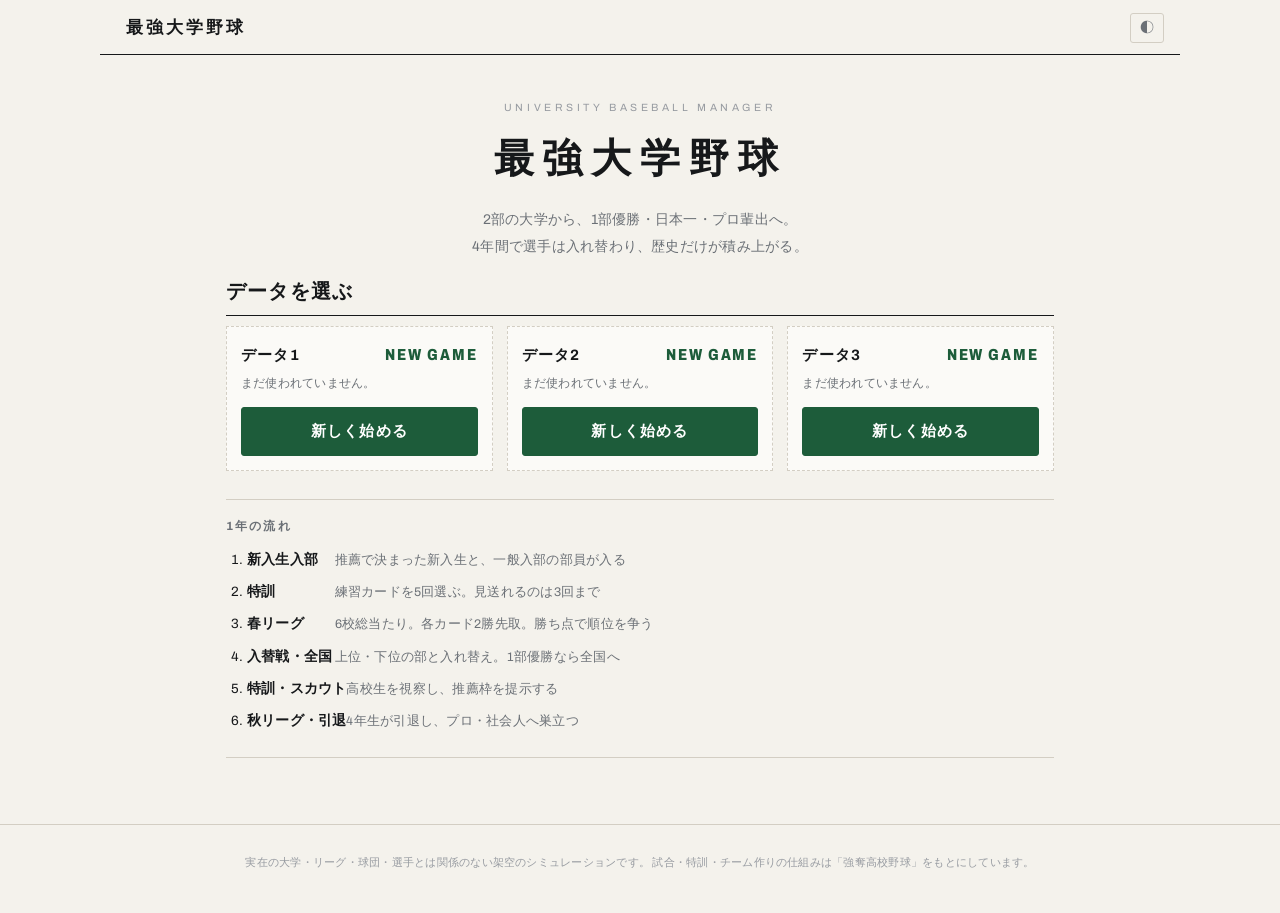
<file: index.html>
<!DOCTYPE html>
<html lang="ja">
<head>
  <meta charset="UTF-8">
  <meta name="viewport" content="width=device-width, initial-scale=1.0, viewport-fit=cover">
  <title>最強大学野球</title>
  <meta name="description" content="架空の大学の野球部監督になり、2部から1部優勝・全国制覇・プロ輩出を目指す長期育成シミュレーション。">
  <script>
  (function () {
    try {
      var k = localStorage.getItem('cbbgame.theme');
      document.documentElement.dataset.theme =
        k || (window.matchMedia('(prefers-color-scheme: dark)').matches ? 'dark' : 'light');
    } catch (e) {}
  })();
  </script>
  <link rel="stylesheet" href="css/style.css">
  <link rel="stylesheet" href="css/college.css">
</head>
<body>

<script>
  /* 起動中に問題が起きたら、画面に理由を出す（どこで止まったか分かるように） */
  window.addEventListener('error', function (e) {
    try {
      var box = document.getElementById('fatal') || document.createElement('div');
      box.id = 'fatal';
      box.style.cssText = 'margin:12px 16px;padding:10px 12px;border:2px solid #a23127;color:#a23127;background:#fff;font-size:13px;white-space:pre-wrap;';
      box.textContent = '問題が起きて止まりました。この文をそのまま知らせてください：\n' + (e.message || '') + '\n' + (e.filename || '').split('/').pop() + ':' + (e.lineno || '');
      if (!box.parentNode) document.body.insertBefore(box, document.body.firstChild);
    } catch (x) {}
  });
</script>
<header class="appbar">
  <button type="button" class="appbar__title" id="btn-home">最強大学野球</button>
  <button type="button" class="appbar__btn" id="btn-save" hidden>💾<span>セーブ</span></button>
  <button type="button" class="appbar__btn" id="btn-settings" hidden>⚙<span>設定</span></button>
  <button type="button" class="appbar__icon" id="theme-toggle" aria-label="配色を切り替える">◐</button>
</header>

<!-- いまどこにいて、何をしているか。ゲーム中は常に出す -->
<div class="statusbar" id="statusbar" hidden>
  <div class="statusbar__inner">
    <div class="statusbar__where" id="status-where"></div>
    <nav class="statusbar__nav" id="status-nav" aria-label="ゲーム内メニュー">
      <button type="button" class="navbtn is-on" data-nav="main">進行</button>
      <button type="button" class="navbtn" data-nav="team">チーム</button>
      <button type="button" class="navbtn" data-nav="league">リーグ</button>
      <button type="button" class="navbtn" data-nav="records">成績</button>
      <button type="button" class="navbtn" data-nav="history">年表</button>
    </nav>
  </div>
</div>

<main id="app">

  <!-- ============ データ選択 ============ -->
  <section class="screen is-active" id="screen-top">
    <div class="container">
      <header class="hero">
        <p class="hero__eyebrow">UNIVERSITY BASEBALL MANAGER</p>
        <h1 class="hero__title">最強大学野球</h1>
        <p class="hero__lead">2部の大学から、1部優勝・日本一・プロ輩出へ。<br>4年間で選手は入れ替わり、歴史だけが積み上がる。</p>
      </header>
      <h2 class="section-title">データを選ぶ</h2>
      <div id="slot-list" class="slots">
        <!-- ゲームが動けば、ここはデータ1〜3の欄に置き換わる。置き換わらないときの案内 -->
        <p class="bootnote" id="boot-note">読み込み中です……<br>
          しばらくしてもデータ1〜3の欄が出ない場合、この画面ではゲームのプログラムが動いていません。
          アプリのプレビュー画面（ファイルを開いたときの簡易表示）ではゲームは動かないので、
          ファイルを<b>Safari・Chrome・Edge</b>などのブラウザで開き直してください。</p>
      </div>
      <noscript><p class="bootnote">この画面ではJavaScriptが無効になっているため遊べません。ブラウザでJavaScriptを有効にして開いてください。</p></noscript>
      <div class="rules">
        <h2 class="rules__heading">1年の流れ</h2>
        <ol class="flow">
          <li><b>新入生入部</b><span>推薦で決まった新入生と、一般入部の部員が入る</span></li>
          <li><b>特訓</b><span>練習カードを5回選ぶ。見送れるのは3回まで</span></li>
          <li><b>春リーグ</b><span>6校総当たり。各カード2勝先取。勝ち点で順位を争う</span></li>
          <li><b>入替戦・全国</b><span>上位・下位の部と入れ替え。1部優勝なら全国へ</span></li>
          <li><b>特訓・スカウト</b><span>高校生を視察し、推薦枠を提示する</span></li>
          <li><b>秋リーグ・引退</b><span>4年生が引退し、プロ・社会人へ巣立つ</span></li>
        </ol>
      </div>
    </div>
  </section>

  <!-- ============ 汎用の画面（大学独自の画面はここに描く） ============ -->
  <section class="screen" id="screen-main">
    <div class="container" id="main-body"></div>
  </section>

  <!-- ============ データセット選択（チーム作り・新入生） ============ -->
  <section class="screen" id="screen-pick">
    <div class="container">
      <h2 class="section-title" id="pick-title">野手を選ぶ</h2>
      <p class="section-lead" id="pick-lead"></p>
      <div id="pick-list" class="setlist"></div>
    </div>
  </section>

  <!-- ============ チーム完成 ============ -->
  <section class="screen" id="screen-ready">
    <div class="container">
      <h2 class="section-title">チーム完成</h2>
      <div id="ready-body"></div>
      <div class="actions">
        <button type="button" class="btn" id="btn-ready-lineup">オーダー変更</button>
        <button type="button" class="btn btn--primary" id="btn-ready-next">特訓へ</button>
      </div>
    </div>
  </section>

  <!-- ============ 特訓期間のお知らせ ============ -->
  <section class="screen" id="screen-trainintro">
    <div class="container">
      <div class="nextup" id="trainintro-body"></div>
    </div>
  </section>

  <!-- ============ 特訓 ============ -->
  <section class="screen" id="screen-training">
    <div class="container">
      <h2 class="section-title">特訓</h2>
      <div class="train-meta">
        <span>選択 <b id="train-picks">0</b> / <b id="train-picks-max">5</b></span>
        <span>見送り <b id="train-passes">0</b> / <b id="train-passes-max">3</b></span>
      </div>
      <div id="train-card" class="card-slot"></div>
      <div class="actions">
        <button type="button" class="btn btn--primary" id="btn-train-take">選択</button>
        <button type="button" class="btn" id="btn-train-pass">見送る</button>
      </div>
    </div>
  </section>

  <section class="screen" id="screen-training-result">
    <div class="container">
      <h2 class="section-title">特訓の成果</h2>
      <div id="train-result"></div>
      <div class="actions">
        <button type="button" class="btn btn--primary btn--wide" id="btn-train-done">次へ</button>
      </div>
    </div>
  </section>

  <!-- ============ 試合開始前 ============ -->
  <section class="screen" id="screen-pregame">
    <div class="container">
      <h2 class="section-title" id="pregame-title"></h2>
      <div id="pregame-body"></div>
      <div class="actions">
        <button type="button" class="btn btn--primary" id="btn-play">試合開始</button>
        <button type="button" class="btn" id="btn-pregame-lineup">オーダー編集</button>
        <button type="button" class="btn" id="btn-auto">この試合をおまかせ</button>
        <button type="button" class="btn" id="btn-auto-card">このカードをおまかせ</button>
      </div>
    </div>
  </section>

  <!-- ============ 試合中（強奪高校野球と同じ） ============ -->
  <section class="screen" id="screen-game">
    <div class="container container--wide">
      <div id="game-scoreboard" class="scoreboard-wrap"></div>
      <div class="speedbar" id="game-speed" role="group" aria-label="試合の速さ">
        <button type="button" class="btn btn--time" id="btn-time" hidden>タイム</button>
        <span class="speedbar__label">速さ</span>
        <button type="button" class="speedbtn" data-sp="0">1打席</button>
        <button type="button" class="speedbtn is-on" data-sp="1">オート</button>
        <button type="button" class="speedbtn" data-sp="2">×2</button>
        <button type="button" class="speedbtn" data-sp="3">×3</button>
        <button type="button" class="skip" id="btn-skip">スキップ ▶</button>
      </div>
      <div id="game-stage" class="stage"></div>
      <p class="taphint" id="game-taphint" hidden>タップで次の打席へ</p>
      <div id="game-lineups" class="livelineups"></div>
    </div>
  </section>

  <!-- ============ 勝敗 ============ -->
  <section class="screen" id="screen-verdict">
    <div class="container">
      <div class="verdict" id="verdict-body"></div>
      <div class="actions">
        <button type="button" class="btn btn--primary btn--wide" id="btn-verdict-next">成長画面</button>
      </div>
    </div>
  </section>

  <!-- ============ 試合後の成長 ============ -->
  <section class="screen" id="screen-growth">
    <div class="container">
      <div class="titlebar">
        <h2 class="section-title">試合後の成長</h2>
        <button type="button" class="btn btn--primary titlebar__btn" id="btn-growth-next">試合結果へ</button>
      </div>
      <div id="growth-body"></div>
    </div>
  </section>

  <!-- ============ 試合結果 ============ -->
  <section class="screen" id="screen-result">
    <div class="container container--wide">
      <div class="titlebar">
        <h2 class="section-title" id="result-title"></h2>
        <button type="button" class="btn btn--primary titlebar__btn" id="btn-result-next-top">次へ</button>
      </div>
      <div id="result-body"></div>
      <div class="actions">
        <button type="button" class="btn btn--primary btn--wide" id="btn-result-next">次へ</button>
      </div>
    </div>
  </section>

</main>

<footer class="site-footer">
  <p class="footer-note">実在の大学・リーグ・球団・選手とは関係のない架空のシミュレーションです。
    試合・特訓・チーム作りの仕組みは「強奪高校野球」をもとにしています。</p>
</footer>

<!-- 選手の詳細やオーダー編集を出す場所 -->
<div class="modal" id="modal" hidden>
  <div class="modal__backdrop" data-close></div>
  <div class="modal__panel" role="dialog" aria-modal="true">
    <button type="button" class="modal__close" data-close aria-label="閉じる">×</button>
    <div class="modal__body" id="modal-body"></div>
  </div>
</div>

<!-- 重要な場面で一瞬挟む幕 -->
<div class="curtain" id="curtain" hidden><div class="curtain__inner"><span id="curtain-text"></span></div></div>

<script src="js/theme.js"></script>
<script src="js/engine/config.js"></script>
<script src="js/engine/rng.js"></script>
<script src="js/engine/names.js"></script>
<script src="js/engine/player.js"></script>
<script src="js/engine/team.js"></script>
<script src="js/engine/sim.js"></script>
<script src="js/engine/training.js"></script>
<script src="js/engine/growth.js"></script>
<script src="js/engine/persona.js"></script>
<script src="js/engine/universities.js"></script>
<script src="js/engine/rivals.js"></script>
<script src="js/engine/league.js"></script>
<script src="js/engine/national.js"></script>
<script src="js/engine/records.js"></script>
<script src="js/engine/trophies.js"></script>
<script src="js/engine/college.js"></script>
<script src="js/engine/scouting.js"></script>
<script src="js/engine/incidents.js"></script>
<script src="js/engine/soccer.js"></script>
<script src="js/engine/pro.js"></script>
<script src="js/engine/engine.js"></script>
<script src="js/engine/cloud.js"></script>
<script src="js/engine/storage.js"></script>
<script src="js/ui/ui.js"></script>
<script src="js/ui/screens.js"></script>
<script src="js/ui/game-screen.js"></script>
<script src="js/ui/college-screens.js"></script>
<script src="js/ui/soccer-screens.js"></script>
<script src="js/ui/pro-screens.js"></script>
<script src="js/ui/main.js"></script>
</body>
</html>
</file>
<file: css/style.css>
/* ==================================================
   高校野球  style.css

   ・スマートフォン優先。表が多いゲームなので、横に長い表は
     .tablewrap に入れて、そこだけ横スクロールさせる。
   ・組み方は部屋の他のページと同じで、新聞・雑誌の紙面に寄せている。
     影で浮かせたカードは使わず、罫線・余白・文字の大小で組む。
   ・色は :root の変数にまとめてある。明るい配色が基本で、
     右上のボタンから暗い配色にも切り替えられる（設定はページをまたいで残る）。
   ================================================== */

/* ---------- 欧文・数字（Archivo / SIL Open Font License 1.1）
     ライセンス本文は fonts/Archivo-OFL.txt。部屋の他のページと同じ1本。 ---------- */
@font-face {
  font-family: 'Archivo';
  src: url('../fonts/archivo-var.woff2') format('woff2');
  font-weight: 380 800;
  font-stretch: 70% 100%;
  font-style: normal;
  font-display: swap;
  unicode-range: U+0000-00FF, U+2013-2014, U+2018-2019, U+201C-201D,
                 U+2026, U+2032-2033, U+2212;
}

:root {
  --bg:        #f4f2ec;
  --bg-2:      #e8e5dc;
  --panel:     #fbfaf7;
  --ink:       #16181a;
  --ink-mute:  #6b7076;
  --ink-faint: #979ba1;
  --line:      #d3cec3;
  --line-soft: #e4e0d6;
  --accent:    #1d5c3a;   /* 芝の色。部屋の他のページより少し緑に寄せている */
  --accent-ink:#ffffff;
  --crimson:   #8f2233;   /* 全国大会の色 */
  --ok:        #2c6a45;
  --ng:        #a23127;
  --shadow:    0 12px 32px rgba(20, 18, 12, .14);
  --maxw:      860px;
  --maxw-wide: 1080px;

  /* 能力の評価の色。パワプロの並びに合わせてある。
     紙色の地の上でも読めるように、黄色と水色だけ少し濃くしてある */
  --r-s: #c8901a;   /* 金（Sだけ塗りつぶし） */
  --r-a: #d6188e;   /* ピンク */
  --r-b: #dc2222;   /* 赤 */
  --r-c: #e07b10;   /* オレンジ */
  --r-d: #c29400;   /* 黄 */
  --r-e: #2f9e4a;   /* 緑 */
  --r-f: #3fa3d0;   /* 薄い水色 */
  --r-g: #9aa0a6;   /* 灰 */
  --r-s-ink: #fffbe8;
}
:root[data-theme="dark"] {
  --bg:        #121316;
  --bg-2:      #0b0c0e;
  --panel:     #191b1e;
  --ink:       #e7e6e2;
  --ink-mute:  #9a9ea5;
  --ink-faint: #6d7278;
  --line:      #34373c;
  --line-soft: #24262a;
  --accent:    #6fb58a;
  --accent-ink:#0e1216;
  --crimson:   #de8090;
  --ok:        #7cc79a;
  --ng:        #e07a6d;
  --shadow:    0 12px 32px rgba(0, 0, 0, .5);

  --r-s: #e3b53f;
  --r-a: #f45bb5;
  --r-b: #f2564e;
  --r-c: #f5a33a;
  --r-d: #efd749;
  --r-e: #5fcb6e;
  --r-f: #7fd0ee;
  --r-g: #8b9197;
  --r-s-ink: #241a04;
}
@media (prefers-color-scheme: dark) {
  :root:not([data-theme="light"]) {
    --bg:        #121316;
    --bg-2:      #0b0c0e;
    --panel:     #191b1e;
    --ink:       #e7e6e2;
    --ink-mute:  #9a9ea5;
    --ink-faint: #6d7278;
    --line:      #34373c;
    --line-soft: #24262a;
    --accent:    #6fb58a;
    --accent-ink:#0e1216;
    --crimson:   #de8090;
    --ok:        #7cc79a;
    --ng:        #e07a6d;
    --shadow:    0 12px 32px rgba(0, 0, 0, .5);
    --r-s: #e3b53f;
    --r-a: #f45bb5;
    --r-b: #f2564e;
    --r-c: #f5a33a;
    --r-d: #efd749;
    --r-e: #5fcb6e;
    --r-f: #7fd0ee;
    --r-g: #8b9197;
    --r-s-ink: #241a04;
  }
}

* { box-sizing: border-box; }

body {
  margin: 0;
  background: var(--bg);
  color: var(--ink);
  font-family: 'Archivo', "Hiragino Sans", "Hiragino Kaku Gothic ProN",
               "Yu Gothic Medium", "Yu Gothic", "Noto Sans JP", Meiryo, sans-serif;
  font-size: 16px;
  line-height: 1.8;
  letter-spacing: .015em;
  -webkit-font-smoothing: antialiased;
}
body.is-modal { overflow: hidden; }

h1, h2, h3, h4 { font-feature-settings: "palt" 1; }
table, .stat__num, .result-score, .scoreboard { font-variant-numeric: tabular-nums; }

/* ===== ヘッダー ===== */
.appbar {
  display: flex; align-items: center; gap: 10px;
  max-width: var(--maxw-wide); margin: 0 auto;
  padding: 12px 16px 9px;
  border-bottom: 1.5px solid var(--ink);
}
.appbar__home {
  color: var(--ink-mute); text-decoration: none; font-size: 12px;
  letter-spacing: .08em; white-space: nowrap;
}
.appbar__title {
  flex: 1; text-align: left; margin-left: 4px;
  border: 0; background: none; color: inherit; cursor: pointer;
  font: inherit; font-size: 17px; font-weight: 800; letter-spacing: .18em;
}
.appbar__icon {
  flex: none; width: 34px; height: 30px;
  border: 1px solid var(--line); background: transparent;
  color: var(--ink-mute); border-radius: 3px; cursor: pointer; font-size: 14px;
}

/* 設定は歯車だけだと何のボタンか分かりづらいので、言葉も一緒に出す */
.appbar__btn {
  flex: none; display: inline-flex; align-items: center; gap: 4px;
  height: 30px; padding: 0 9px;
  border: 1px solid var(--line); background: transparent;
  color: var(--ink-mute); border-radius: 3px; cursor: pointer;
  font: inherit; font-size: 14px; line-height: 1;
}
.appbar__btn span { font-size: 12px; letter-spacing: .08em; }

/* ===== 画面 ===== */
#app { min-height: 50vh; }
.screen { display: none; }
.screen.is-active { display: block; animation: fade .22s ease both; }
@keyframes fade { from { opacity: 0; transform: translateY(4px); } to { opacity: 1; transform: none; } }

.container { max-width: var(--maxw); margin: 0 auto; padding: 18px 16px 40px; }
.container--wide { max-width: var(--maxw-wide); }

/* ===== 見出し・文章 ===== */
.section-title {
  margin: 4px 0 8px; font-size: 20px; font-weight: 800; letter-spacing: .06em;
  padding-bottom: 6px; border-bottom: 1.5px solid var(--ink);
}
.section-lead { margin: 0 0 16px; font-size: 13.5px; color: var(--ink-mute); line-height: 1.75; }
.sub {
  margin: 22px 0 8px; font-size: 13px; font-weight: 700;
  letter-spacing: .12em; color: var(--ink-mute);
  padding-bottom: 4px; border-bottom: 1px solid var(--line-soft);
}
.sub__note { margin-left: 8px; font-weight: 400; font-size: 11px; color: var(--ink-faint); letter-spacing: 0; }
.note { font-size: 13px; color: var(--ink-mute); }
.tiny { font-size: 11px; color: var(--ink-mute); letter-spacing: 0; }

/* ===== トップ ===== */
.hero { text-align: center; padding: 26px 0 8px; }
.hero__eyebrow { margin: 0; font-size: 10.5px; letter-spacing: .34em; color: var(--ink-faint); }
.hero__title { margin: 6px 0 12px; font-size: 40px; font-weight: 800; letter-spacing: .22em; }
.hero__lead { margin: 0; font-size: 14px; color: var(--ink-mute); line-height: 1.9; }
.hero__lead b { color: var(--ink); font-weight: 700; letter-spacing: .06em; }

.rules { margin: 26px 0; padding: 16px 0; border-top: 1px solid var(--line); border-bottom: 1px solid var(--line); }
.rules__heading { margin: 0 0 10px; font-size: 12px; letter-spacing: .18em; color: var(--ink-mute); }
.flow { margin: 0; padding-left: 1.3em; }
.flow li { margin-bottom: 8px; font-size: 13.5px; }
.flow b { display: inline-block; min-width: 6.5em; }
.flow span { color: var(--ink-mute); font-size: 12.5px; }
/* 狭い画面では見出しと説明を2行に分ける（途中で折り返すと読みにくい） */
@media (max-width: 520px) {
  .flow b { display: block; min-width: 0; }
  .flow span { display: block; }
}

/* ===== ボタン ===== */
.actions { display: flex; flex-wrap: wrap; gap: 10px; margin: 22px 0 6px; }
.actions--modal { margin-top: 16px; }
.btn {
  flex: 1 1 auto; min-height: 46px; padding: 10px 18px;
  border: 1.5px solid var(--ink); border-radius: 3px;
  background: var(--panel); color: var(--ink);
  font: inherit; font-size: 15px; font-weight: 700; letter-spacing: .08em;
  cursor: pointer; transition: background .12s, color .12s;
  /* すばやく連打したときにダブルタップのズームと誤認されて
     タップが取りこぼされることがあるので、ここでは単発タップだけを見る */
  touch-action: manipulation;
}
.btn:disabled { opacity: .38; cursor: not-allowed; }
.btn--primary { background: var(--accent); border-color: var(--accent); color: var(--accent-ink); }
.btn--wide { flex-basis: 100%; }
.btn--danger { border-color: var(--ng); color: var(--ng); }
.btn--small { min-height: 32px; padding: 4px 12px; font-size: 13px; }
.btn--tiny { min-height: 26px; padding: 1px 7px; font-size: 12px; font-weight: 600; flex: none; }
.linkbtn {
  border: 0; background: none; padding: 0; color: var(--accent);
  font: inherit; font-size: inherit; text-decoration: underline;
  text-underline-offset: 3px; cursor: pointer;
}

/* ===== 表 ===== */
.tablewrap { overflow-x: auto; -webkit-overflow-scrolling: touch; margin: 8px 0 4px; }
table { border-collapse: collapse; width: 100%; font-size: 12.5px; }
th, td { padding: 5px 6px; border-bottom: 1px solid var(--line-soft); white-space: nowrap; }
thead th {
  font-size: 10.5px; font-weight: 600; letter-spacing: .06em;
  color: var(--ink-mute); border-bottom: 1.5px solid var(--line); text-align: center;
}
td.c, th.c { text-align: center; }
td.nm, th.nm { text-align: left; min-width: 5.6em; }
/* 細い画面では余白を詰める。詰めないと打撃成績の右はし（盗塁・通算打率）が
   画面の外に出てしまい、横に送らないと読めなくなる */
@media (max-width: 439px) {
  .box th, .box td { padding: 5px 3px; }
  .box td.nm, .box th.nm { min-width: 4.6em; }
}
@media (max-width: 379px) {
  .box th, .box td { padding: 5px 1px; font-size: 11.5px; }
  .box thead th { font-size: 10px; }
  .box td.nm, .box th.nm { min-width: 4.2em; }
}
td.hl { font-weight: 700; }
.roster tbody tr, .box tbody tr, .lineup tbody tr { cursor: pointer; }
.ord { color: var(--ink-faint); font-size: 11px; }
.hand { font-size: 10.5px; color: var(--ink-mute); }
/* 変化球の欄。行の高さが揃うように1行に収め、はみ出すぶんは
   表ごと横にスクロールさせる（球種の数で行の高さが変わらない） */
.t-break { font-size: 11px; white-space: nowrap; }
.t-break .luball { display: inline-block; margin: 0 2px 0 0; vertical-align: middle; }
.luball--more { color: var(--ink-faint); border-style: dashed; }
.roster td, .roster th { vertical-align: middle; }
/* 狭い画面では少しでも多く収まるように詰める */
@media (max-width: 540px) {
  .roster th, .roster td { padding: 5px 4px; }
  .roster .hand { font-size: 10px; }
  .roster .luball { font-size: 10px; padding: 0 2px; }
}
.g1 { color: var(--ink-faint); }
.g3 { font-weight: 700; }
.awake-dot { font-style: normal; color: var(--crimson); font-size: 9px; margin-left: 3px; vertical-align: 2px; }

/* 能力の評価（S〜G）。どれも文字の色だけで見分ける */
.rank, .stat__rank {
  display: inline-block; min-width: 1.15em; text-align: center;
  font-weight: 800; font-size: 12.5px; letter-spacing: 0;
}
.rank-S, .stat__rank.rank-S { color: var(--r-s); }

/* 守備適性の文字は色を付けない（能力の評価と見分けるため） */
.apt-letter {
  display: inline-block; min-width: 1.15em; text-align: center;
  font-weight: 700; font-size: 12px; color: var(--ink);
}
.rank + .rank { margin-left: 3px; }
.rank-A, .stat__rank.rank-A { color: var(--r-a); }
.rank-B, .stat__rank.rank-B { color: var(--r-b); }
.rank-C, .stat__rank.rank-C { color: var(--r-c); }
.rank-D, .stat__rank.rank-D { color: var(--r-d); }
.rank-E, .stat__rank.rank-E { color: var(--r-e); }
.rank-F, .stat__rank.rank-F { color: var(--r-f); }
.rank-G, .stat__rank.rank-G { color: var(--r-g); }

/* ===== データセット ===== */
.setlist { display: flex; flex-direction: column; gap: 26px; }
.dataset { border: 1px solid var(--line); border-radius: 4px; background: var(--panel); padding: 12px 12px 6px; }
.dataset__head { display: flex; flex-wrap: wrap; align-items: baseline; gap: 6px 12px; }
.dataset__no { margin: 0; font-size: 15px; font-weight: 800; letter-spacing: .1em; }
.dataset__meta { margin: 0; flex: 1 1 100%; font-size: 11.5px; color: var(--ink-mute); }
.dataset__best { color: var(--ink); }
.dataset__pick { flex: 0 0 auto; min-height: 38px; font-size: 13.5px; }

/* ===== オーダー ===== */
.lineupcard { border: 1px solid var(--line); border-radius: 4px; padding: 10px 12px; background: var(--panel); }
.lineupcard__title { margin: 0 0 4px; font-size: 14px; font-weight: 800; letter-spacing: .08em; }
.lineupcard__p { margin: 6px 0 2px; font-size: 11.5px; color: var(--ink-mute); white-space: normal; line-height: 1.6; }

/* 打順表の見出し。数字の列が何なのかは、書いておかないと分からない */
.lineup thead th {
  font-size: 9.5px; font-weight: 700; letter-spacing: .04em;
  color: var(--ink-faint); white-space: nowrap;
  padding: 0 3px 3px; border-bottom: 1px solid var(--line-soft); text-align: center;
}
.lineup thead th.nm { text-align: left; }

/* 先発を選ぶ列 */
.spick { margin-top: 10px; border-top: 1px solid var(--line-soft); padding-top: 8px; }
.spick__head { font-size: 10.5px; font-weight: 700; letter-spacing: .14em; color: var(--ink-mute); margin-bottom: 6px; }
.spick__list { display: flex; flex-direction: column; gap: 4px; }
.spick__item {
  display: grid; grid-template-columns: 1fr auto; align-items: baseline;
  gap: 1px 8px; width: 100%; text-align: left;
  border: 1px solid var(--line); border-radius: 4px; background: transparent;
  padding: 5px 8px; cursor: pointer; font: inherit; color: inherit;
}
.spick__item.is-on { border-color: var(--accent); border-width: 1.5px; background: var(--bg-2); }
.spick__nm { font-size: 12.5px; font-weight: 700; }
.spick__item.is-on .spick__nm::after {
  content: '先発'; margin-left: 6px; font-size: 9.5px; font-weight: 700;
  letter-spacing: .1em; color: var(--accent);
}
.spick__meta { grid-column: 1 / -1; font-size: 10.5px; color: var(--ink-mute); }
.spick__balls { grid-column: 1 / -1; display: flex; flex-wrap: wrap; gap: 3px; margin-top: 2px; }

/* 変化球の札（名前＋切れ味） */
.pball {
  display: inline-flex; align-items: baseline; gap: 2px;
  border: 1px solid var(--line); border-radius: 3px; padding: 0 4px;
  font-size: 10px; color: var(--ink-mute); white-space: nowrap;
}
.pball b { font-size: 11px; color: var(--ink); font-variant-numeric: tabular-nums; }

/* スタメンの下に出す先発の一行 */
.spmeta { display: block; margin-top: 2px; }
.spballs { display: flex; flex-wrap: wrap; gap: 3px; margin-top: 3px; }
.spfat { color: var(--ink-faint); }
.spfat.is-tired { color: var(--ng); font-weight: 700; }
.spick__fat { grid-column: 2; font-size: 10.5px; color: var(--ink-faint); white-space: nowrap; }
.spick__fat.is-tired { color: var(--ng); font-weight: 700; }
.twocol { display: grid; gap: 14px; }
@media (min-width: 720px) { .twocol { grid-template-columns: 1fr 1fr; } }
.vs i { font-style: normal; margin: 0 8px; color: var(--ink-faint); }

/* ===== 特訓 ===== */
.train-meta { display: flex; gap: 18px; font-size: 12px; color: var(--ink-mute); margin-bottom: 10px; }
.train-meta b { color: var(--ink); font-size: 14px; }
.card-slot { min-height: 190px; }
.traincard {
  border: 1.5px solid var(--ink); border-radius: 5px; background: var(--panel);
  padding: 16px 16px 10px; animation: cardin .3s cubic-bezier(.2,.9,.3,1) both;
}
@keyframes cardin { from { opacity: 0; transform: translateY(10px) scale(.985); } to { opacity: 1; transform: none; } }
/* 効き目の段階で枠の色が変わる。猛特訓はひと目で分かるように */
.traincard--l { border-color: var(--accent); }
.traincard--xl { border-width: 2.5px; border-color: var(--crimson); box-shadow: 0 0 0 4px color-mix(in srgb, var(--crimson) 12%, transparent); }
.traincard__kind {
  margin: 0 0 10px; font-size: 12px; letter-spacing: .18em; color: var(--ink-mute);
  display: flex; align-items: center; gap: 8px; flex-wrap: wrap;
}
.traincard__n { font-size: 11px; letter-spacing: .06em; color: var(--ink-faint); }
.traincard__tier {
  font-size: 11px; font-weight: 800; letter-spacing: .12em;
  border: 1px solid currentColor; border-radius: 999px; padding: 1px 8px;
  color: var(--accent);
}
.traincard--xl .traincard__tier { color: var(--crimson); background: color-mix(in srgb, var(--crimson) 10%, transparent); }
.traincard--xl .traincard__kind { color: var(--crimson); }

/* 主将の印。選手の詳細に出す */
.capmark {
  font-size: 10.5px; font-weight: 800; letter-spacing: .1em;
  border: 1px solid currentColor; border-radius: 3px; padding: 0 5px;
  color: var(--accent);
}

/* キャプテンの欄 */
.capbox {
  display: flex; align-items: center; gap: 10px; flex-wrap: wrap;
  margin: 12px 0; padding: 9px 12px;
  border: 1px solid var(--line); border-radius: 4px; background: var(--panel);
}
.capbox.is-empty { border-color: var(--ng); background: color-mix(in srgb, var(--ng) 7%, transparent); }
.capbox__label { font-size: 10.5px; font-weight: 700; letter-spacing: .18em; color: var(--ink-mute); }
/* 文字がつぶれないよう最低幅を持たせ、入らなければボタンを次の行へ送る */
.capbox__name { flex: 1 1 9em; min-width: 0; font-size: 14px; }
.capbox__name b { font-weight: 800; }
.capbox__name span { display: block; font-size: 11px; color: var(--ink-mute); }
.capbox__none { flex: 1 1 9em; font-size: 12.5px; color: var(--ng); }
.capbox .btn { flex: 0 0 auto; margin-left: auto; }
.capwarn {
  margin: 10px 0 0; text-align: center; font-size: 12.5px;
  letter-spacing: .06em; color: var(--ng); font-weight: 700;
}
/* キャプテンを選ぶ一覧は少し詰めて、多くの部員が一度に見えるようにする */
.capsel { max-height: 58vh; overflow-y: auto; }

/* 「複数」の札。猛特訓とは別に引いているので、並べて出す */
.traincard__multi {
  font-size: 11px; font-weight: 800; letter-spacing: .12em;
  border: 1px solid currentColor; border-radius: 999px; padding: 1px 8px;
  color: var(--r-s); background: color-mix(in srgb, var(--r-s) 12%, transparent);
}
/* 「複数」と「猛特訓」が重なったときだけ、枠ごと目立たせる */
.traincard.is-multi.traincard--xl {
  border-color: var(--r-s); box-shadow: 0 0 0 2px color-mix(in srgb, var(--r-s) 30%, transparent);
}
.traincard__list { list-style: none; margin: 0; padding: 0; }
.cardline {
  display: grid; grid-template-columns: 1fr auto auto; gap: 2px 10px;
  align-items: baseline; padding: 8px 0; border-top: 1px solid var(--line-soft);
}
/* 特訓カードの1人ぶん。能力をひと通り並べ、上がるものだけ目立たせる */
.tcard { padding: 8px 0; border-top: 1px solid var(--line-soft); }
.tcard:first-child { border-top: 0; }
.tcard__head { display: flex; flex-wrap: wrap; align-items: baseline; gap: 2px 8px; }
.tcard__head b { font-size: 14.5px; }
.tcard__head span { font-size: 11px; color: var(--ink-faint); }
.tcard__up {
  margin-left: auto; font-style: normal; font-size: 14px; font-weight: 800; color: var(--accent);
  white-space: nowrap;
}
.traincard--xl .tcard__up { color: var(--crimson); }
.tcard__stats { display: flex; flex-wrap: wrap; gap: 2px 8px; margin-top: 3px; }
.ts { font-size: 11px; color: var(--ink-mute); white-space: nowrap; }
.ts i { font-style: normal; margin-right: 2px; }
.ts em { font-style: normal; color: var(--ink-faint); margin: 0 1px; }
.ts.is-up {
  color: var(--ink); font-weight: 700;
  background: color-mix(in srgb, var(--accent) 12%, transparent);
  border-radius: 3px; padding: 0 4px;
}
.traincard--xl .ts.is-up { background: color-mix(in srgb, var(--crimson) 14%, transparent); }
.cardline:first-child { border-top: 0; }
.cardline__name { font-size: 15px; font-weight: 700; }
.cardline__name i { font-style: normal; font-size: 11px; color: var(--ink-faint); margin-left: 6px; }
.cardline__stat { font-size: 13px; color: var(--ink-mute); }
.cardline__up { font-size: 17px; font-weight: 800; color: var(--accent); }
.cardline__now { grid-column: 1 / -1; font-size: 11.5px; color: var(--ink-faint); }
/* いまの能力。特訓で誰を伸ばすか決める材料なので、カードに出しておく */
.cardline__abil {
  grid-column: 1 / -1; font-size: 11px; line-height: 1.7; color: var(--ink-mute);
  padding-top: 2px; border-top: 1px dotted var(--line-soft); white-space: normal;
}
.cardline__abil .rank { font-size: 11.5px; margin: 0 1px 0 2px; }
/* 対象が多いカードは1人1行に詰める */
.cardline--tight { padding: 4px 0; grid-template-columns: 1fr auto auto; }
.cardline--tight .cardline__name { font-size: 13.5px; }
.cardline--tight .cardline__up { font-size: 15px; }
.cardline--tight .cardline__now { font-size: 11px; }
/* 評価の横に出す素の数字 */
.rankval { font-weight: 600; font-size: 11.5px; color: var(--ink); margin-left: 1px; }
td.role { font-size: 11px; color: var(--ink-mute); }
.roster td.c .rankval { font-size: 11px; color: var(--ink-mute); }
/* 引き抜かれた選手のお知らせ（オフシーズン画面の頭） */
.taken { margin: 0 0 22px; padding: 12px 14px; border: 1.5px solid var(--ng); border-radius: 4px; background: var(--panel); }
.taken__title { margin: 0 0 4px; font-size: 12px; letter-spacing: .2em; color: var(--ng); }
.taken__lead { margin: 0 0 12px; font-size: 14px; }
.taken__lead b { font-size: 17px; }

.growth td.up b { color: var(--accent); }
.growth td.up i { font-style: normal; color: var(--ink-faint); font-size: 11px; }

/* ===== 開幕 ===== */
.opening { text-align: center; padding: 40px 0 20px; }
.opening__eyebrow { margin: 0; font-size: 11px; letter-spacing: .3em; color: var(--ink-faint); }
.opening__title { margin: 10px 0 14px; font-size: 30px; font-weight: 800; letter-spacing: .18em; }
.opening__lead { margin: 0; font-size: 13.5px; color: var(--ink-mute); }

/* 開幕前に挟む幕 */
.curtain {
  position: fixed; inset: 0; z-index: 90;
  display: grid; place-items: center;
  background: var(--accent); color: var(--accent-ink);
  opacity: 0; transition: opacity .32s ease;
}
/* hidden のときは display:grid が勝ってしまうので、明示的に消す
   （消さないと透明な幕がボタンの上に残り、押せなくなる） */
.curtain[hidden] { display: none; }
.curtain.is-in { opacity: 1; }
.curtain.is-out { opacity: 0; }
.curtain__inner { text-align: center; transform: translateY(8px); transition: transform .5s cubic-bezier(.2,.9,.3,1); }
.curtain.is-in .curtain__inner { transform: none; }
.curtain b { display: block; font-size: 30px; font-weight: 800; letter-spacing: .3em; }
.curtain span { display: block; margin-top: 8px; font-size: 13px; letter-spacing: .5em; opacity: .85; }

/* ===== スコアボード ===== */
.scoreboard { width: auto; min-width: 100%; }
.scoreboard th, .scoreboard td {
  border: 1px solid var(--line); padding: 1px 5px; text-align: center; font-size: 12px; line-height: 1.5;
}
.scoreboard .sb-team { text-align: left; font-weight: 700; min-width: 5.6em; background: var(--bg-2); }
.scoreboard .sb-tot { font-weight: 800; background: var(--bg-2); }
.scoreboard thead .is-now { background: var(--accent); color: var(--accent-ink); }

/* ===== 試合中 ===== */
/* 速さの切り替え。1打席ずつを選ぶと、タップするまで止まる */
.speedbar { display: flex; align-items: center; gap: 4px; margin: 6px 0 0; flex-wrap: wrap; }
/* スキップは速さの並びの右はし。行を1つ増やさずに済む */
.speedbar .skip { margin-left: auto; }
.speedbar__label { font-size: 10.5px; letter-spacing: .12em; color: var(--ink-faint); margin-right: 4px; }
/* 細い画面では「速さ」の文字を落とす。これが無いとスキップが
   下の行に落ちてしまい、そのぶんオーダーが画面から押し出される */
@media (max-width: 439px) { .speedbar__label { display: none; } }
.speedbtn {
  border: 1px solid var(--line); border-radius: 999px; background: transparent;
  color: var(--ink-mute); font: inherit; font-size: 11.5px; letter-spacing: .04em;
  padding: 3px 8px; cursor: pointer;
  touch-action: manipulation;
}
.speedbtn.is-on { background: var(--accent); border-color: var(--accent); color: var(--accent-ink); font-weight: 700; }
.taphint {
  margin: -6px 0 10px; text-align: center; font-size: 11.5px; letter-spacing: .1em;
  color: var(--accent); cursor: pointer; animation: blink 1.6s ease-in-out infinite;
  touch-action: manipulation;
}
.taphint[hidden] { display: none; }
@keyframes blink { 50% { opacity: .35; } }
@media (prefers-reduced-motion: reduce) { .taphint { animation: none; } }
.stage.is-tappable { cursor: pointer; border-color: var(--accent); }

.stage {
  display: grid; grid-template-columns: 1fr auto; gap: 10px; align-items: center;
  margin: 4px 0; padding: 5px 9px;
  border: 1px solid var(--line); border-radius: 5px; background: var(--panel);
  min-height: 64px;
  /* 1打席ずつのときにタップで進めるが、連打がダブルタップズームと
     誤認されるとタップが1回分消えてしまうので、単発タップだけを見る */
  touch-action: manipulation;
}
.stage__half, .stage__sub, .stage__end { font-size: 16px; font-weight: 700; letter-spacing: .1em; }
.stage__sub, .stage__end { color: var(--ink-mute); }
.stage__play { animation: pop .26s cubic-bezier(.2,.9,.3,1) both; }
@keyframes pop { from { opacity: 0; transform: translateX(-8px); } to { opacity: 1; transform: none; } }
.stage__meta { display: block; font-size: 11.5px; color: var(--ink-mute); letter-spacing: .06em; }
/* 何を投げたか。打席結果のすぐ上に小さく */
.stage__ball { display: block; font-size: 11px; color: var(--ink-faint); letter-spacing: .04em; }
.stage__ball b { font-weight: 700; color: var(--ink-mute); }
.stage__text { display: block; font-size: 21px; font-weight: 800; letter-spacing: .08em; line-height: 1.3; }
.stage__play.is-good .stage__text { color: var(--accent); }
.stage__play.is-bad .stage__text { color: var(--ink-mute); }
.stage__play.is-hr .stage__text { color: var(--crimson); animation: flash .5s ease 2; }
@keyframes flash { 50% { opacity: .45; } }
.stage__runs { display: inline-block; margin-left: 10px; font-size: 16px; color: var(--crimson); }

/* グラウンドの絵。打球が飛んでいくのが見える */
.fieldview { text-align: center; }
.fieldview svg { width: 60px; height: 52px; overflow: visible; }
@media (max-width: 399px) { .fieldview svg { width: 52px; height: 45px; } }
@media (min-width: 720px) { .fieldview svg { width: 92px; height: 79px; } }
.fv-grass { fill: color-mix(in srgb, var(--accent) 10%, transparent); stroke: none; }
.fv-fence { fill: none; stroke: var(--line); stroke-width: 2; }
.fv-inf { fill: color-mix(in srgb, var(--accent) 16%, transparent); stroke: var(--line); stroke-width: 1.4; }
.fv-base { fill: var(--bg); stroke: var(--line); stroke-width: 1.6; }
.fv-base.is-on { fill: var(--accent); stroke: var(--accent); }
.fv-home { fill: var(--ink-faint); }
/* 打球。本塁から落ちどころまで飛ぶ */
/* 打球。本塁から飛んでいくのが分かるように、
   ①本塁に打点の印を出し ②そこから軌跡の線を伸ばし ③線の上をボールが走る */
.ballfrom {
  fill: none; stroke: var(--accent); stroke-width: 1.6;
  animation: hit .78s ease-out both;
}
.ballfrom.is-hr { stroke: var(--crimson); animation-duration: .95s; }
@keyframes hit {
  from { opacity: .95; transform: scale(.4); transform-origin: 100px 152px; }
  to   { opacity: 0;   transform: scale(2.6); transform-origin: 100px 152px; }
}
.balltrail {
  stroke: var(--accent); stroke-width: 1.5; stroke-linecap: round; opacity: .5;
  stroke-dasharray: var(--len); stroke-dashoffset: var(--len);
  animation: trail .78s cubic-bezier(.25,.75,.4,1) both;
}
.balltrail.is-hr { stroke: var(--crimson); opacity: .6; animation-duration: .95s; }
@keyframes trail { to { stroke-dashoffset: 0; } }
.ball {
  fill: var(--ink); stroke: var(--bg); stroke-width: 1.4;
  animation: fly .78s cubic-bezier(.25,.75,.4,1) both;
}
.ball.is-hr { fill: var(--crimson); animation-duration: .95s; }
@keyframes fly {
  from { transform: translate(0, 0) scale(.62); }
  to   { transform: translate(calc(var(--dx) * 1px), calc(var(--dy) * 1px)) scale(1); }
}
@media (prefers-reduced-motion: reduce) {
  .ball { animation: none; transform: translate(calc(var(--dx) * 1px), calc(var(--dy) * 1px)); }
  .balltrail { animation: none; stroke-dashoffset: 0; }
  .ballfrom { animation: none; opacity: 0; }
}
.outs { display: flex; gap: 4px; align-items: center; justify-content: center; margin-top: 2px; }
.outs .out { width: 9px; height: 9px; border-radius: 50%; border: 1.5px solid var(--line); display: inline-block; }
.outs .out.is-on { background: var(--ng); border-color: var(--ng); }
.outs span { font-size: 9px; letter-spacing: .12em; color: var(--ink-faint); margin-left: 3px; }

.livelineups { display: grid; grid-template-columns: 1fr 1fr; gap: 6px; }
@media (min-width: 720px) { .livelineups { gap: 12px; } }
.ll { border: 1px solid var(--line-soft); border-radius: 4px; padding: 4px 5px; min-width: 0; }
@media (min-width: 720px) { .ll { padding: 5px 8px; } }
.ll.is-batting { border-color: var(--accent); }
.ll__title { margin: 0 0 2px; font-size: 13px; font-weight: 800; letter-spacing: .06em; }
.ll__title i { font-style: normal; margin-left: 8px; font-size: 10.5px; font-weight: 400; color: var(--ink-faint); letter-spacing: .1em; }
.ll.is-batting .ll__title i { color: var(--accent); }
.ll__list { list-style: none; margin: 0; padding: 0; }
.ll__item {
  display: flex; flex-wrap: wrap; align-items: baseline; gap: 0 4px;
  padding: 1px 3px; font-size: 11.5px; line-height: 1.25;
  border-radius: 2px; cursor: pointer; min-width: 0;
}
@media (min-width: 720px) { .ll__item { font-size: 12.5px; gap: 0 6px; padding: 1px 4px; } }
.ll__name { flex: 0 1 auto; min-width: 0; overflow: hidden; text-overflow: ellipsis; white-space: nowrap; }
/* 打席結果はその試合ぶん全部。名前・能力の下に、行を分けて並べる
   （名前 → 能力 → 打席結果の順に読めるようにするため） */
.ll__res {
  flex: 1 0 100%; display: flex; flex-wrap: wrap; justify-content: flex-start;
  gap: 1px 3px; margin-top: 0;
}
/* まだ打席が回っていない選手は、結果の行ぶんの余白も出さない */
.ll__res:empty { display: none; }
.ll__r {
  font-style: normal; font-size: 9px; line-height: 1.2; color: var(--ink-mute);
  border: 1px solid var(--line-soft); border-radius: 2px; padding: 0 2px; white-space: nowrap;
}
.ll__item.is-now .ll__r { color: inherit; border-color: currentColor; opacity: .85; }
.ll__r.is-last { font-weight: 700; }
.ll__item.is-now { background: var(--accent); color: var(--accent-ink); font-weight: 700; }
.ll__no, .ll__pos { color: var(--ink-faint); font-size: 10.5px; flex: none; }
/* 名前のすぐ下に、打つほうの能力だけ小さく。行を丸ごと折り返して下に置く */
.ll__ab {
  flex: 1 0 100%; font-size: 9px; line-height: 1.25; letter-spacing: 0;
  color: var(--ink-faint); white-space: nowrap;
}
.ll__ab b { font-weight: 700; font-style: normal; }
.ll__item.is-now .ll__ab { color: inherit; opacity: .9; }
.ll__item.is-now .ll__ab b { color: inherit; }
@media (min-width: 720px) { .ll__ab { font-size: 10px; } }
/* 細い画面では、行間と余白をひと詰めする（投手の能力を足したぶん） */
@media (max-width: 439px) {
  .ll__item { line-height: 1.2; }
  .ll { padding: 3px 5px; }
}
/* いちばん細い画面だけ、もう一段詰める。
   投手の能力と変化球を足したぶん、終盤に画面からはみ出すため */
@media (max-width: 379px) {
  .ll__ab { font-size: 8.5px; line-height: 1.15; }
  .ll__ball { line-height: 1.1; }
  .ll__stanum { font-size: 8.5px; line-height: 1.2; }
  .ll__r { font-size: 8.5px; }
  .ll__ball { font-size: 8.5px; }
  .ll__p { padding-top: 2px; }
  .ll__item { line-height: 1.2; }
  .ll { padding: 3px 4px; }
  .scoreboard th, .scoreboard td { font-size: 11.5px; }
  .fieldview svg { width: 46px; height: 40px; }
  .stage { min-height: 50px; margin: 3px 0; padding: 4px 8px; }
}
.ll__item.is-now .ll__no, .ll__item.is-now .ll__pos { color: inherit; opacity: .8; }
/* 投手の欄。名前・能力・変化球を、打者の行と同じ3段にそろえる */
.ll__p {
  margin: 2px 0 0; padding-top: 2px; font-size: 11px; color: var(--ink-mute);
  border-top: 1px solid var(--line-soft);
}
.ll__pname { display: block; line-height: 1.25; }
/* 投手の名前は押せる。打者の行と同じで、押すと選手の詳細が開く */
.ll__p .llpit { font-size: 11px; }
.ll__p .ll__ab { display: block; }
/* 投手の余力。受けた打者が増えるほど減り、
   色が変わったところから球威と制球が落ちていく */
/* 余力は「余力◯% ▮▮▮▮」の1行。行を増やすと打順が画面から出てしまう */
.ll__sta { display: flex; align-items: center; gap: 4px; margin-top: 1px; }
.ll__bar {
  flex: 1 1 auto; min-width: 24px; height: 4px; border-radius: 2px;
  background: var(--bg-2); border: 1px solid var(--line-soft); overflow: hidden;
}
.ll__bar b { display: block; height: 100%; background: var(--accent); }
.ll__sta.is-mid .ll__bar b { background: var(--r-d); }
.ll__sta.is-low .ll__bar b { background: var(--crimson); }
.ll__stanum { flex: none; font-size: 9px; line-height: 1.4; color: var(--ink-faint); white-space: nowrap; }
.ll__sta.is-mid .ll__stanum { color: var(--r-d); }
.ll__sta.is-low .ll__stanum { color: var(--crimson); }
.ll__balls { display: flex; flex-wrap: wrap; gap: 1px 3px; margin-top: 1px; }
.ll__ball {
  font-style: normal; font-size: 9px; line-height: 1.2; color: var(--ink-mute);
  border: 1px solid var(--line-soft); border-radius: 2px; padding: 0 2px; white-space: nowrap;
}
.ll__ball b { font-weight: 700; color: var(--ink); margin-left: 1px; }
/* 学年は名前のすぐ右に小さく */
.ll__gr { flex: none; font-size: 9px; color: var(--ink-faint); margin-left: 2px; }
.ll__item.is-now .ll__gr { color: inherit; opacity: .85; }
.ll__title { font-size: 12px; }
@media (min-width: 720px) { .ll__title { font-size: 13px; } }

/* スキップ。速さの並びの右はしに置く */
.skip {
  flex: none; padding: 3px 9px;
  border: 1px solid var(--line); border-radius: 999px;
  background: transparent; color: var(--ink-mute);
  font: inherit; font-size: 11.5px; letter-spacing: 0; cursor: pointer;
}
@media (max-width: 399px) { .skip { padding: 3px 7px; } .speedbtn { padding: 3px 6px; } }
.skip[hidden] { display: none; }

/* タイムは速さの並びの左はし。行を1つ増やさないための置き場所。
   ここが1行でも増えると、スコアとオーダーを同時に見られなくなる */
.btn--time {
  flex: none; min-height: 0; min-width: 0;
  padding: 3px 9px; border-radius: 999px; border-width: 1px;
  font-size: 11.5px; letter-spacing: .06em;
  border-color: var(--accent); color: var(--accent); font-weight: 700;
}
.btn--time[hidden] { display: none; }

/* タイムのふきだし */
.time__where { margin: 0 0 8px; font-size: 11.5px; letter-spacing: .1em; color: var(--ink-mute); }
.time__now {
  margin: 0 0 12px; padding: 8px 10px; border: 1px solid var(--line-soft);
  border-radius: 4px; background: var(--bg-2); font-size: 12.5px; line-height: 1.9;
}
.time__menu { display: flex; flex-direction: column; gap: 6px; }
.time__empty { margin: 12px 0; font-size: 12.5px; color: var(--ink-mute); }

/* ===== 結果 ===== */
.result-score {
  margin: 6px 0 14px; font-size: 19px; font-weight: 700; letter-spacing: .04em;
  padding: 10px 12px; border-left: 4px solid var(--line); background: var(--panel);
}
.result-score b { font-size: 26px; font-weight: 800; margin: 0 4px; }
.result-score i { font-style: normal; font-size: 12px; color: var(--ink-mute); margin-left: 6px; }
.result-score.is-win { border-left-color: var(--accent); }
.result-score.is-lose { border-left-color: var(--ng); }

.awakebox { margin: 14px 0; padding: 10px 14px; border: 1.5px solid var(--crimson); border-radius: 4px; }
.awakebox__title { margin: 0 0 4px; font-size: 12px; letter-spacing: .2em; color: var(--crimson); }
.awakebox__line { margin: 2px 0; font-size: 13.5px; }
.growthbox { margin: 12px 0; border: 1px solid var(--line-soft); border-radius: 4px; padding: 6px 12px; }
.growthbox summary { cursor: pointer; font-size: 12.5px; color: var(--ink-mute); }
.growthlist { list-style: none; margin: 8px 0 4px; padding: 0; }
.growthlist li { display: flex; gap: 12px; font-size: 12.5px; padding: 2px 0; border-bottom: 1px solid var(--line-soft); }
.growthlist span { color: var(--ink-mute); }
.rosterbox { margin: 16px 0; border: 1px solid var(--line-soft); border-radius: 4px; padding: 6px 12px 12px; }
.rosterbox summary { cursor: pointer; font-size: 12.5px; color: var(--ink-mute); }
.tourstat p { margin: 4px 0; font-size: 13px; }
.tourstat b { font-size: 17px; }

/* ===== オーダー編集 =====
   野手13人をひとつづきの並びで出す。取っ手をつまむと行が指について動く。
   取っ手だけ touch-action を切ってあるので、ほかの場所では今までどおり
   画面をスクロールできる。 */
.lineup-hint { margin: 0 0 10px; font-size: 12px; line-height: 1.7; }
/* 打線と投手はタブで切り替える（1画面に両方は出さない） */
.lutabs { display: flex; gap: 6px; margin: 4px 0 10px; }
.lutab {
  flex: 1; border: 1.5px solid var(--line); border-radius: 4px; background: transparent;
  color: var(--ink-mute); font: inherit; font-size: 14px; font-weight: 700; letter-spacing: .1em;
  padding: 8px 0; cursor: pointer;
}
.lutab.is-on { background: var(--accent); border-color: var(--accent); color: var(--accent-ink); }
.lulist { list-style: none; margin: 0 0 4px; padding: 0; }
.lurow {
  display: grid;
  grid-template-columns: 38px 2.4em 3.4em minmax(6em, 1fr) auto;
  grid-template-areas:
    "grip no pos main arrow"
    "grip stats stats stats stats"
    "grip apts apts apts apts";
  align-items: center; gap: 1px 6px;
  padding: 5px 4px 5px 0; border-bottom: 1px solid var(--line-soft);
  background: var(--bg);
}
@media (min-width: 760px) {
  .lurow {
    grid-template-columns: 38px 2.4em 3.4em minmax(8em, 1.1fr) minmax(12em, 1.2fr) auto;
    grid-template-areas:
      "grip no pos main stats arrow"
      "grip apts apts apts apts apts";
  }
}
.lurow.is-bad { background: color-mix(in srgb, var(--ng) 10%, transparent); }
/* 守備適性の一覧。どこを守れるかがひと目で分かる */
.luapts { grid-area: apts; display: flex; flex-wrap: wrap; gap: 1px 7px; padding-top: 1px; }
.luapt { display: inline-flex; align-items: baseline; gap: 1px; font-size: 10.5px; }
.luapt i { font-style: normal; color: var(--ink-faint); }
.lupitch { gap: 2px 5px; }
.luball { font-size: 10.5px; color: var(--ink-mute); border: 1px solid var(--line-soft); border-radius: 2px; padding: 0 3px; }
.luball b { margin-left: 2px; color: var(--ink); }
.luwarn {
  margin: 0 0 10px; padding: 8px 11px; font-size: 12.5px; line-height: 1.6;
  border: 1.5px solid var(--ng); border-radius: 4px; color: var(--ng);
  background: color-mix(in srgb, var(--ng) 8%, transparent);
}
.lufat--lo { color: var(--ok); }
.lufat--mid { color: var(--r-c); }
.lufat--hi { color: var(--ng); font-weight: 700; }
.pdetail__from { font-size: 11.5px; color: var(--accent); margin-top: 2px; }
.lurow.is-bench { background: var(--bg-2); }
/* 控えの守備位置の欄は、選べることは分かるが目立たないように */
.possel.is-bench { color: var(--ink-faint); }
.lurow.is-bench .luno { color: var(--ink-faint); font-size: 11px; }
/* つまんでいる行。浮かせて、いま動かしているのが分かるようにする */
.lurow.is-dragging {
  position: relative; z-index: 3;
  background: var(--panel);
  box-shadow: 0 8px 22px rgba(20, 18, 12, .28);
  border-radius: 4px; border-bottom-color: transparent;
}
:root[data-theme="dark"] .lurow.is-dragging { box-shadow: 0 8px 22px rgba(0, 0, 0, .6); }
.lulist.is-sorting { cursor: grabbing; }
.lulist.is-sorting .lurow:not(.is-dragging) { transition: none; }

/* 取っ手。指でつまめるよう、行の高さいっぱいに広くとる */
.lugrip {
  grid-area: grip;
  display: flex; flex-direction: column; justify-content: center; align-items: center; gap: 3px;
  align-self: stretch; min-height: 42px;
  touch-action: none; cursor: grab; user-select: none; -webkit-user-select: none;
  border-right: 1px solid var(--line-soft); background: var(--bg-2); border-radius: 3px 0 0 3px;
}
.lugrip i { display: block; width: 16px; height: 2px; border-radius: 1px; background: var(--ink-faint); }
.lugrip:active { cursor: grabbing; }
.lurow.is-dragging .lugrip { background: var(--accent); }
.lurow.is-dragging .lugrip i { background: var(--accent-ink); }

.luno { grid-area: no; text-align: center; font-size: 15px; font-weight: 800; }
.luno--wide { font-size: 11.5px; font-weight: 700; letter-spacing: .04em; }
.lupos { grid-area: pos; }
.lupos__bench { display: block; text-align: center; font-size: 12px; color: var(--ink-faint); }
.lumain { grid-area: main; min-width: 0; display: grid; }
.lumain .pname { text-align: left; font-size: 14px; }
.lumain .tiny { display: block; }
.lustats { grid-area: stats; font-size: 11px; color: var(--ink-mute); padding: 1px 0 2px; }
.luarrow { grid-area: arrow; display: flex; flex-direction: column; gap: 2px; }
.luarrow .btn--tiny { min-height: 20px; padding: 0 6px; font-size: 10px; }

/* ===== 勝敗の画面 ===== */
.verdict { padding: 36px 0 12px; text-align: center; }
.verdict__box { border-top: 1.5px solid var(--line); border-bottom: 1.5px solid var(--line); padding: 26px 16px; }
.verdict__box.is-win { border-color: var(--accent); }
.verdict__box.is-lose { border-color: var(--ng); }
.verdict__where { margin: 0; font-size: 11.5px; letter-spacing: .24em; color: var(--ink-faint); }
.verdict__word {
  margin: 8px 0 10px; font-size: 44px; font-weight: 800; letter-spacing: .26em;
  animation: rise .5s cubic-bezier(.2,.9,.3,1) both;
}
.verdict__box.is-win .verdict__word { color: var(--accent); }
.verdict__box.is-lose .verdict__word { color: var(--ng); }
.verdict__score { margin: 0; font-size: 16px; font-weight: 700; }
.verdict__score b { font-size: 26px; margin: 0 3px; }
.verdict__note { margin: 6px 0 0; font-size: 12px; color: var(--ink-mute); letter-spacing: .1em; }
.verdict__lead { margin: 14px 0 0; font-size: 13px; color: var(--ink-mute); }
/* 勝敗投手・セーブ・本塁打。スポーツニュースの速報でよく見る、
   「[勝]投手名」のように色つきの短いラベルを頭に置く形にしてある。
   1行1項目の左寄せにして、名前がどのラベルのものかが
   ひと目で分かるようにした（センター寄せで詰め込むと読みにくいため）。 */
.decisions { margin: 12px auto 0; padding-top: 8px; border-top: 1px solid var(--line); max-width: 420px; text-align: left; }
.decisions__row { display: flex; align-items: baseline; gap: 8px; padding: 2px 0; font-size: 13px; }
.decisions__badge {
  flex: none; display: inline-flex; align-items: center; justify-content: center;
  min-width: 20px; height: 19px; padding: 0 3px; border-radius: 3px;
  font-size: 11px; font-weight: 700; color: #fff; letter-spacing: 0;
}
.decisions__badge--win  { background: var(--accent); }
.decisions__badge--lose { background: var(--ng); }
.decisions__badge--save { background: var(--r-f); }
.decisions__badge--hr   { background: var(--r-c); }
.decisions__name { color: var(--ink-mute); }

/* ===== 試合後の成長 ===== */
.grlist { display: grid; gap: 10px; }
.gr { border: 1px solid var(--line-soft); border-radius: 4px; padding: 8px 12px; background: var(--panel); }
.gr.is-awake { border: 1.5px solid var(--crimson); }
.gr__head { display: flex; flex-wrap: wrap; align-items: baseline; gap: 4px 10px; margin-bottom: 4px; }
.gr__head b { font-size: 15px; }
.gr__head span { font-size: 11px; color: var(--ink-mute); }
.gr__awake { font-style: normal; font-size: 11px; font-weight: 700; color: var(--crimson); letter-spacing: .1em; }
.gr__list { list-style: none; margin: 0; padding: 0; }
.gr__list li {
  display: grid; grid-template-columns: 5.2em 3.2em 1fr; gap: 6px;
  align-items: baseline; padding: 2px 0; font-size: 12.5px;
}
.gr__label { color: var(--ink-mute); font-size: 12px; }
.gr__up { font-weight: 800; color: var(--accent); }
.gr__from { color: var(--ink-faint); }
.gr__to { font-weight: 700; }

/* ===== 次の試合のお知らせ ===== */
.nextup { padding: 54px 0 18px; text-align: center; }
.nextup__eyebrow { margin: 0; font-size: 11px; letter-spacing: .3em; color: var(--ink-faint); }
.nextup__title { margin: 10px 0 16px; font-size: 26px; font-weight: 800; letter-spacing: .14em; }
.nextup__vs { margin: 0; font-size: 15px; color: var(--ink-mute); }
.nextup__vs b { color: var(--ink); font-size: 18px; }
.taphint--static { animation: none; margin-top: 26px; }

/* 打席結果。左に選手名を固定して、右に回ごとの表を横スクロールさせる */
.palogwrap { display: flex; align-items: flex-start; gap: 0; margin: 8px 0 4px; }
.palognames { width: auto; flex: none; border-right: 1.5px solid var(--line); }
.palognames th, .palognames td { white-space: nowrap; padding: 5px 8px 5px 2px; }
.palogwrap .tablewrap { flex: 1 1 auto; min-width: 0; margin: 0; }
.palog { width: auto; min-width: 100%; }
.palog th, .palog td { padding: 5px 3px; }
.pa-td { min-width: 3.4em; }
.pa-cell {
  display: inline-block; font-size: 10.5px; border: 1px solid var(--line-soft); border-radius: 2px;
  padding: 0 3px; white-space: nowrap; color: var(--ink);
}
.pa-cell + .pa-cell { margin-left: 2px; }
.pa-cell b { color: var(--crimson); margin-left: 2px; }
.pa-cell.is-run { border-color: var(--crimson); }
.retire.is-draft { border-color: var(--crimson); border-width: 1.5px; }
.retire__draft { font-style: normal; font-size: 12px; font-weight: 800; color: var(--crimson); letter-spacing: .1em; }
.retire__from { margin: 2px 0 0; font-size: 11.5px; color: var(--accent); }

/* 並び替えのボタン */
.sortbar { display: flex; align-items: center; gap: 4px; flex-wrap: wrap; margin: 6px 0 2px; }
.sortbar__label { font-size: 10.5px; letter-spacing: .12em; color: var(--ink-faint); margin-right: 3px; }
.sortbtn {
  border: 1px solid var(--line); border-radius: 999px; background: transparent;
  color: var(--ink-mute); font: inherit; font-size: 11.5px; padding: 2px 10px; cursor: pointer;
}
.sortbtn.is-on { background: var(--accent); border-color: var(--accent); color: var(--accent-ink); font-weight: 700; }

/* ===== 引き抜き・オフシーズン ===== */
tr.prow.is-picked { background: var(--accent); color: var(--accent-ink); }
tr.prow.is-picked .rank, tr.prow.is-picked .rankval, tr.prow.is-picked td,
tr.prow.is-picked .nmlink { color: inherit; }

.incoming { border: 1px solid var(--line); border-radius: 4px; padding: 10px 12px; margin-bottom: 10px; background: var(--panel); }
.swaplist { display: grid; gap: 6px; max-height: 52vh; overflow-y: auto; }
.swapitem {
  display: grid; gap: 1px; text-align: left; padding: 8px 10px;
  border: 1px solid var(--line); border-radius: 3px; background: var(--panel);
  color: inherit; font: inherit; cursor: pointer;
}
.swapitem b { font-size: 14px; }
.swapitem span { font-size: 11.5px; color: var(--ink-mute); }

.retire { margin: 18px 0; padding: 12px 14px; border: 1px solid var(--line); border-radius: 4px; background: var(--panel); }
.retire__head { display: flex; flex-wrap: wrap; align-items: baseline; gap: 4px 12px; }
.retire__head h3 { margin: 0; font-size: 17px; font-weight: 800; letter-spacing: .06em; }
.retire__head span { font-size: 11.5px; color: var(--ink-mute); }
.retire__abil { margin: 4px 0 8px; font-size: 12px; color: var(--ink-mute); line-height: 1.8; }
.awake { color: var(--crimson); }

.hllist { margin: 4px 0 0; padding-left: 1.4em; }
.hllist li { margin: 4px 0; font-size: 12.5px; }
.hl__where { display: block; color: var(--ink-faint); font-size: 11px; }
.hl__line { display: block; }

/* ===== 全国優勝 ===== */
.champ { position: relative; text-align: center; padding: 44px 16px 30px; overflow: hidden; }
.champ__eyebrow { margin: 0; font-size: 11px; letter-spacing: .3em; color: var(--ink-faint); }
.champ__title {
  margin: 8px 0 4px; font-size: 32px; font-weight: 800; letter-spacing: .16em;
  color: var(--crimson); animation: rise .8s cubic-bezier(.2,.9,.3,1) both;
}
@keyframes rise { from { opacity: 0; transform: translateY(18px); } to { opacity: 1; transform: none; } }
.champ__school { margin: 0 0 6px; font-size: 19px; font-weight: 700; letter-spacing: .1em; }
.champ__lead { margin: 14px 0 0; font-size: 13.5px; color: var(--ink-mute); }
/* 優勝の背景。旗や光条のような紛らわしい形は避けて、
   まん中がほのかに明るくなるだけの控えめな地にしている */
.champ__rays {
  position: absolute; inset: -20% -20% auto; height: 150%; z-index: -1;
  background: radial-gradient(ellipse at 50% 34%,
    color-mix(in srgb, var(--crimson) 16%, transparent) 0%,
    color-mix(in srgb, var(--crimson) 6%, transparent) 38%,
    transparent 68%);
  animation: glow 4.5s ease-in-out infinite alternate;
}
@keyframes glow { from { opacity: .75; transform: scale(.96); } to { opacity: 1; transform: scale(1.03); } }
@media (prefers-reduced-motion: reduce) { .champ__rays { animation: none; } }
.champ__stars { list-style: none; display: flex; flex-wrap: wrap; justify-content: center; gap: 12px 22px; margin: 20px 0 0; padding: 0; }
.champ__stars li b { display: block; font-size: 15px; }
.champ__stars li span { display: block; font-size: 11px; color: var(--ink-mute); }
.champ__stars li .champ__stat { font-size: 11.5px; color: var(--ink); letter-spacing: .02em; }
/* 大会の戦いぶりと、ひとこと */
.champ__record {
  margin: 10px 0 0; font-size: 12px; letter-spacing: .04em; color: var(--ink-mute); line-height: 1.9;
}
.champ__note { margin: 18px 0 0; font-size: 12.5px; color: var(--ink-mute); }
.champ__note b { color: var(--ink); }

/* 地方大会の優勝は、全国とは色を変えておく（同じ赤だと区別がつかない） */
.champ--local .champ__title { color: var(--accent); }
.champ--local .champ__rays {
  background: radial-gradient(ellipse at 50% 34%,
    color-mix(in srgb, var(--accent) 16%, transparent) 0%,
    color-mix(in srgb, var(--accent) 6%, transparent) 38%,
    transparent 68%);
}

/* ===== 選手の詳細 ===== */
.pdetail__head { border-bottom: 1px solid var(--line); padding-bottom: 8px; margin-bottom: 12px; }
.pdetail__name { font-size: 23px; font-weight: 800; letter-spacing: .06em; display: flex; gap: 8px; align-items: center; flex-wrap: wrap; }
.pdetail__meta { font-size: 12px; color: var(--ink-mute); }
.stats { display: grid; grid-template-columns: repeat(2, 1fr); gap: 4px 16px; }
@media (min-width: 560px) { .stats { grid-template-columns: repeat(3, 1fr); } }
.stat { display: flex; align-items: baseline; gap: 8px; padding: 3px 0; border-bottom: 1px solid var(--line-soft); }
.stat__label { flex: 1; font-size: 12px; color: var(--ink-mute); }
.stat__rank { font-size: 17px; }
.stat__num { font-size: 13px; color: var(--ink-mute); min-width: 2.2em; text-align: right; }
.stat__num--wide { font-size: 16px; font-weight: 700; color: var(--ink); }
.stat__init { flex: 1 0 100%; font-size: 10.5px; color: var(--ink-faint); }
.pitchlist .stat__init { grid-column: 1 / -1; }
.minor { display: flex; flex-wrap: wrap; gap: 6px 18px; margin: 10px 0 0; font-size: 12px; color: var(--ink-mute); }
.minor b { color: var(--ink); }
.aptrow { display: flex; flex-wrap: wrap; gap: 4px 10px; }
.apt { display: inline-flex; align-items: baseline; gap: 3px; }
.apt i { font-style: normal; font-size: 11px; color: var(--ink-mute); }
.pitchlist { list-style: none; margin: 4px 0 0; padding: 0; }
.pitchlist li { display: grid; grid-template-columns: 7em 1.4em 1fr; align-items: center; gap: 8px; padding: 3px 0; font-size: 13px; }
.pitchlist b { font-weight: 800; }
.pitchlist .bar { display: block; height: 5px; background: var(--bg-2); border-radius: 3px; overflow: hidden; }
.pitchlist .bar i { display: block; height: 100%; background: var(--accent); }
.statline th, .statline td { text-align: center; font-size: 12px; padding: 5px 4px; }
/* 通算成績も細い画面でははみ出すので、そこだけ詰める */
@media (max-width: 439px) { .statline th, .statline td { padding: 5px 2px; font-size: 11.5px; } }
.statline td.hl { font-weight: 800; font-size: 13.5px; }

/* ===== ふきだし ===== */
.modal { position: fixed; inset: 0; z-index: 80; display: grid; place-items: center; padding: 16px; }
.modal[hidden] { display: none; }
.modal__backdrop { position: absolute; inset: 0; background: rgba(12, 12, 10, .55); }
.modal__panel {
  position: relative; width: min(100%, 720px); max-height: 88vh; overflow-y: auto;

  background: var(--bg); border: 1px solid var(--line); border-radius: 6px;
  box-shadow: var(--shadow); padding: 20px 18px 22px;
  animation: modalin .2s cubic-bezier(.2,.9,.3,1) both;
}
@keyframes modalin { from { opacity: 0; transform: translateY(10px); } to { opacity: 1; transform: none; } }
/* オーダー変更は情報が多いので、画面いっぱいに広く取る */
/* 確認のふきだしは小さく */
.modal[data-kind="confirm"] .modal__panel { width: min(100%, 420px); }
.confirmbox { margin: 0; font-size: 14px; line-height: 1.8; }

.modal[data-kind="lineup"] { padding: 8px; }
.modal[data-kind="lineup"] .modal__panel { width: min(100%, 980px); max-height: 94vh; padding: 16px 14px 20px; }
.modal__close {
  position: absolute; top: 6px; right: 8px; width: 32px; height: 32px;
  border: 0; background: none; color: var(--ink-mute); font-size: 22px; cursor: pointer; line-height: 1;
}
.modal__title { margin: 0 0 12px; font-size: 17px; font-weight: 800; letter-spacing: .08em; }

/* ===== 入力 ===== */
.form { display: grid; gap: 18px; margin: 16px 0; }
.field { display: grid; gap: 4px; }
.field__label { font-size: 12px; letter-spacing: .1em; color: var(--ink-mute); }
.field__input {
  width: 100%; padding: 9px 11px; border: 1px solid var(--line); border-radius: 3px;
  background: var(--panel); color: var(--ink); font: inherit; font-size: 15px;
}
.field__input--inline { width: auto; max-width: 11em; font-size: 18px; font-weight: 700; }
.field__help { font-size: 11.5px; color: var(--ink-faint); }
/* 入れ物の外に置く説明。ぶら下げず、行間をとって読ませる */
.field__help--block { margin: -2px 0 0; line-height: 1.8; }

/* 設定の中の小見出し。何と何の設定なのか、目で切れるようにする */
.set-heading {
  margin: 26px 0 10px; padding-bottom: 5px;
  border-bottom: 1px solid var(--line);
  font-size: 12px; font-weight: 700; letter-spacing: .18em; color: var(--ink-mute);
}
.field--check { display: flex; align-items: flex-start; gap: 9px; font-size: 13.5px; }
.field--check input { margin-top: 5px; width: 17px; height: 17px; accent-color: var(--accent); }
.field--boxed { margin: 16px 0 0; padding: 10px 12px; border: 1px solid var(--line); border-radius: 4px; background: var(--panel); }
.field--boxed i { display: block; font-style: normal; font-size: 11.5px; color: var(--ink-faint); }
.possel {
  border: 1px solid var(--line); border-radius: 3px; background: var(--panel);
  color: var(--ink); font: inherit; font-size: 13px; padding: 2px 4px;
}

/* ===== 広告枠 ===== */
.ad-slot { display: block; max-width: var(--maxw); margin: 8px auto 24px; padding: 0 16px; text-align: center; }
.ad-slot[hidden] { display: none; }
.ad-label { display: block; margin-bottom: 6px; font-size: 10px; letter-spacing: .16em; color: var(--ink-faint); }
.ad-slot .ad-body { min-height: 100px; overflow: hidden; color: #333; }
.ad-slot .ad-body a { color: #1a5fb4; }
.ad-slot .ad-body .ad-scale { width: max-content; max-width: none; transform-origin: top left; }
.ad-slot img, .ad-slot iframe { max-width: 100%; border: 0; }
.ad-slot.is-placeholder .ad-body {
  border: 1px dashed var(--line); color: var(--ink-faint); font-size: 12px;
  display: grid; place-items: center;
}
.ad-disclosure { max-width: var(--maxw); margin: 0 auto 24px; padding: 0 16px; text-align: center; font-size: 11px; line-height: 1.7; color: var(--ink-faint); }

/* ===== フッター ===== */
.site-footer { border-top: 1px solid var(--line); padding: 18px 16px 40px; text-align: center; }
.footer-nav { display: flex; flex-wrap: wrap; justify-content: center; gap: 8px 18px; }
.footer-nav a { font-size: 12px; color: var(--ink-mute); text-decoration: none; }
.footer-note { margin: 10px 0 0; font-size: 11px; color: var(--ink-faint); }

/* ===== ホバー（マウスのある端末だけ） =====
   :hover をタッチ端末にもそのまま効かせると、押したところの見た目が
   触れ続けたまま戻らないことがある（スマホでタップした行や名前が、
   別の場所を押すまでグレーがかって見えるなど）。hover:hover は
   本物のポインタ操作ができる端末だけに一致するので、ここにまとめて
   スマホ・タブレットでは効かないようにしてある。 */
@media (hover: hover) {
  .appbar__home:hover { color: var(--ink); }
  .appbar__icon:hover { color: var(--ink); border-color: var(--ink-mute); }
  .appbar__btn:hover { color: var(--ink); border-color: var(--ink-mute); }
  .btn:hover:not(:disabled) { background: var(--bg-2); }
  .btn--primary:hover:not(:disabled) { filter: brightness(1.08); background: var(--accent); }
  .roster tbody tr:hover, .box tbody tr:hover, .lineup tbody tr:hover { background: var(--bg-2); }
  .spick__item:hover { border-color: var(--ink-mute); background: var(--bg-2); }
  .speedbtn:hover { color: var(--ink); border-color: var(--ink-mute); }
  .skip:hover { color: var(--ink); border-color: var(--ink-mute); }
  .btn--time:hover { background: var(--accent); color: var(--bg); }
  .lutab:hover { color: var(--ink); border-color: var(--ink-mute); }
  .sortbtn:hover { color: var(--ink); border-color: var(--ink-mute); }
  .swapitem:hover { background: var(--bg-2); }
  .footer-nav a:hover { color: var(--ink); text-decoration: underline; }
}
</file>
<file: css/college.css>
/* ==================================================
   大学野球  college.css

   強奪高校野球の style.css（紙面の組み方・色の変数）の上に、
   大学野球だけの部品（状態のバー・データ選択・順位表・スカウト・不祥事など）を足す。
   色は style.css の変数を使い、大学らしさとして「校章の紺」を1色だけ足している。
   ================================================== */

:root {
  --navy: #1f3a68;          /* 校章の紺。状態のバーと自校の印 */
  --navy-ink: #ffffff;
  --gold: #a87a12;          /* 優勝の金 */
  --navy-soft: #e3e8f1;
}
@media (prefers-color-scheme: dark) {
  :root:not([data-theme="light"]) { --navy: #8fb0e6; --navy-ink: #0d1422; --gold: #e3b53f; --navy-soft: #1c2433; color-scheme: dark; }
}
:root[data-theme="dark"] { --navy: #8fb0e6; --navy-ink: #0d1422; --gold: #e3b53f; --navy-soft: #1c2433; color-scheme: dark; }
body { background: var(--bg); color: var(--ink); }

/* ---------- 状態のバー（いま何年度の何をしているか） ---------- */
.statusbar {
  position: sticky; top: env(safe-area-inset-top, 0px); z-index: 30;
  background: var(--navy); color: var(--navy-ink);
  border-bottom: 1px solid var(--line);
}
.statusbar__inner { max-width: var(--maxw-wide); margin: 0 auto; padding: 6px 16px; display: flex; flex-wrap: wrap; gap: 4px 14px; align-items: center; justify-content: space-between; }
.statusbar__where { display: flex; flex-wrap: wrap; gap: 2px 6px; align-items: baseline; min-width: 0; }
.statusbar .chip { font-weight: 700; font-size: 14px; white-space: nowrap; }
.statusbar__sub { font-size: 12px; opacity: .85; white-space: nowrap; overflow: hidden; text-overflow: ellipsis; }
.statusbar__nav { display: flex; gap: 4px; flex-wrap: wrap; }
.navbtn {
  font: inherit; font-size: 13px; padding: 4px 10px; border-radius: 3px; cursor: pointer;
  background: transparent; color: var(--navy-ink); border: 1px solid currentColor; opacity: .8;
  touch-action: manipulation;
}
.navbtn.is-on { background: var(--navy-ink); color: var(--navy); opacity: 1; }
.navbtn:focus-visible, .btn:focus-visible { outline: 2px solid var(--accent); outline-offset: 2px; }

/* ---------- データ選択 ---------- */
.slots { display: grid; grid-template-columns: repeat(auto-fill, minmax(240px, 1fr)); gap: 14px; margin: 10px 0 28px; }
.slot { border: 1.5px solid var(--line); background: var(--panel); padding: 14px; display: flex; flex-direction: column; gap: 4px; min-width: 0; }
.slot.is-empty { border-style: dashed; }
.slot__head { display: flex; justify-content: space-between; align-items: baseline; gap: 8px; }
.slot__head h3 { margin: 0; font-size: 15px; letter-spacing: .08em; }
.slot__new { font-family: 'Archivo', sans-serif; font-weight: 800; font-stretch: 80%; letter-spacing: .12em; color: var(--accent); }
.slot__mode { font-size: 12px; border: 1px solid var(--crimson); color: var(--crimson); padding: 0 6px; }
.slot__uni { font-size: 19px; font-weight: 800; margin: 4px 0 0; }
.slot__line, .slot__phase { margin: 0; font-size: 14px; }
.slot__phase { color: var(--navy); font-weight: 700; }
.slot__date, .slot__empty { margin: 0; font-size: 12px; color: var(--ink-mute); }
.slot__actions { display: flex; flex-wrap: wrap; gap: 6px; margin-top: auto; padding-top: 8px; }
.slot__actions .btn { flex: 1 1 auto; }

.form--grid { display: grid; grid-template-columns: repeat(auto-fill, minmax(200px, 1fr)); gap: 8px 14px; }

/* ---------- 対戦カード・順位表 ---------- */
.vsbox { border: 1.5px solid var(--navy); padding: 14px; margin: 8px 0 18px; background: var(--panel); }
.vsbox__vs { font-size: 19px; margin: 0 0 4px; }
.vsbox__vs i { font-style: normal; color: var(--ink-mute); font-size: 14px; }
.vsbox__card { margin: 0 0 6px; }
.muted { color: var(--ink-mute); font-size: 13px; }
.standings { width: 100%; border-collapse: collapse; font-variant-numeric: tabular-nums; }
.standings th, .standings td { border-bottom: 1px solid var(--line-soft); padding: 5px 6px; font-size: 14px; }
.standings th { font-size: 12px; color: var(--ink-mute); font-weight: 600; text-align: center; }
.standings .nm { text-align: left; white-space: nowrap; }
.standings .pts { font-weight: 800; }
.standings tr.is-me td { background: var(--navy-soft); font-weight: 700; }
.me { font-size: 11px; color: var(--navy); border: 1px solid var(--navy); padding: 0 4px; margin-left: 2px; }
.tag { font-style: normal; font-size: 11px; padding: 0 5px; margin-left: 4px; border: 1px solid var(--line); color: var(--ink-mute); white-space: nowrap; }
.tag--gold { border-color: var(--gold); color: var(--gold); font-weight: 700; }
.tag--up { border-color: var(--accent); color: var(--accent); }
.tag--down { border-color: var(--ng); color: var(--ng); }
.cardlist { list-style: none; margin: 6px 0 12px; padding: 0; display: flex; flex-direction: column; gap: 4px; }
.cardline { border-left: 3px solid var(--line); padding: 4px 10px; display: flex; flex-wrap: wrap; gap: 2px 12px; font-size: 14px; font-variant-numeric: tabular-nums; }
.cardline.is-me { border-left-color: var(--navy); background: var(--navy-soft); }
.cardline__g { color: var(--ink-mute); font-size: 13px; }
.cardline__w { color: var(--ink-mute); font-size: 13px; }
.cardend { border-top: 3px solid var(--line); border-bottom: 1px solid var(--line); padding: 18px 4px; margin-bottom: 16px; }
.cardend.is-win { border-top-color: var(--accent); }
.cardend.is-lose { border-top-color: var(--ng); }
.cardend__eyebrow { margin: 0; font-size: 12px; letter-spacing: .1em; color: var(--ink-mute); }
.cardend__title { margin: 4px 0 10px; font-size: 26px; text-wrap: balance; }
.finalmsg { font-weight: 700; color: var(--navy); }
.verdict__box.is-draw { border-color: var(--ink-mute); }
.note--warn { color: var(--ng); }
.unilist, .rivals, .lostlist { margin: 6px 0 12px; padding-left: 1.2em; font-size: 14px; }
.unilist .is-me { font-weight: 800; color: var(--navy); }

/* ---------- 全国大会の組み合わせ ---------- */
.bracket { display: grid; grid-template-columns: repeat(auto-fit, minmax(170px, 1fr)); gap: 10px; overflow-x: auto; }
.bk__r h4 { margin: 0 0 6px; font-size: 13px; color: var(--crimson); }
.bk__r ul { list-style: none; margin: 0; padding: 0; display: flex; flex-direction: column; gap: 6px; }
.bk__m { border: 1px solid var(--line); padding: 4px 6px; font-size: 12px; display: grid; grid-template-columns: 1fr auto 1fr; gap: 4px; align-items: center; }
.bk__m b { font-variant-numeric: tabular-nums; }
.bk__m span:last-child { text-align: right; }
.bk__m .w { font-weight: 800; }
.bk__m.is-me { border-color: var(--navy); background: var(--navy-soft); }
.bk__m.is-champ { border-color: var(--gold); grid-template-columns: 1fr; text-align: center; }

/* ---------- 不祥事・出来事 ---------- */
.incident { border: 1.5px solid var(--line); padding: 16px; background: var(--panel); margin: 10px 0; }
.incident.is-incident { border-color: var(--ng); }
.incident__eyebrow { margin: 0 0 6px; font-size: 12px; letter-spacing: .12em; color: var(--ng); font-weight: 700; }
.incident__text { font-size: 16px; line-height: 1.75; margin: 0 0 8px; }
.incident__meta { font-size: 13px; color: var(--ink-mute); margin: 0 0 8px; }
.incident__lines { margin: 8px 0; padding-left: 1.2em; }
.incident__lines li { margin: 3px 0; }
.choices { display: flex; flex-direction: column; gap: 8px; margin-top: 10px; }

/* ---------- スカウト ---------- */
.scoutbar { display: flex; flex-wrap: wrap; gap: 6px 18px; border: 1.5px solid var(--navy); padding: 8px 12px; margin: 8px 0; font-variant-numeric: tabular-nums; position: sticky; top: calc(env(safe-area-inset-top, 0px) + var(--statusbar-h, 0px)); background: var(--bg); z-index: 20; box-shadow: 0 2px 0 var(--bg); }
.scoutbar small { color: var(--ink-mute); }
.scoutbar__sp { color: var(--gold); }
.scoutlist { display: grid; grid-template-columns: repeat(auto-fill, minmax(320px, 1fr)); gap: 12px; }
.scout { border: 1px solid var(--line); padding: 12px; background: var(--panel); display: flex; flex-direction: column; gap: 6px; min-width: 0; }
.scout.is-offered { border: 2px solid var(--accent); }
.scout.is-special { border-color: var(--gold); box-shadow: 0 0 0 2px var(--gold) inset; }
.scout__head { display: flex; flex-wrap: wrap; gap: 2px 10px; align-items: baseline; }
.scout__name { font-size: 17px; }
.scout__tier { font-size: 11px; padding: 1px 6px; border: 1px solid var(--line); font-weight: 700; }
.tier-S { border-color: var(--r-s); color: var(--r-s); }
.tier-A { border-color: var(--r-a); color: var(--r-a); }
.tier-B { border-color: var(--r-c); color: var(--r-c); }
.tier-C { color: var(--ink-mute); }
.scout__ab { margin: 0; font-size: 13px; }
.scout__flags { margin: 0; font-size: 12px; color: var(--ink-mute); }
.flag { font-weight: 700; color: var(--ink); }
.flag--pro { color: var(--crimson); }
.scout__grid, .persona__grid { display: grid; grid-template-columns: repeat(auto-fill, minmax(130px, 1fr)); gap: 4px 12px; margin: 0; }
.scout__grid div, .persona__grid div { display: flex; gap: 6px; font-size: 13px; }
.scout__grid dt, .persona__grid dt { color: var(--ink-mute); white-space: nowrap; }
.scout__grid dd, .persona__grid dd { margin: 0; }
.scout__foot { display: flex; flex-wrap: wrap; gap: 6px; align-items: center; margin-top: auto; }
.scout__look, .scout__feel { font-size: 12px; color: var(--ink-mute); margin-right: auto; }
.scout__feel { color: var(--navy); font-weight: 700; }
.btn--on { background: var(--navy-soft); border-color: var(--navy); color: var(--navy); }
.eplist { margin: 0; padding-left: 1.2em; font-size: 13px; line-height: 1.6; }
.eplist li { margin: 2px 0; }

/* ---------- 選手の人となり ---------- */
.persona { margin: 10px 0; display: flex; flex-direction: column; gap: 6px; }
.persona__prof { margin: 0; font-size: 13px; color: var(--ink-mute); }
.persona__status { margin: 0; color: var(--ng); font-weight: 700; font-size: 13px; }
.g5 { font-weight: 800; font-family: 'Archivo', sans-serif; }
.g5-A { color: var(--r-a); } .g5-B { color: var(--r-b); } .g5-C { color: var(--r-c); } .g5-D { color: var(--r-e); } .g5-E { color: var(--r-g); }
.cond { font-weight: 800; }
.cond2, .cond1 { color: var(--accent); }
.cond-1, .cond-2 { color: var(--ng); }
.fat.is-tired { color: var(--ng); font-weight: 700; }
.stbad { color: var(--ng); font-size: 12px; white-space: nowrap; }
.warnmark { font-style: normal; font-size: 11px; color: var(--ng); border: 1px solid var(--ng); padding: 0 3px; margin-left: 3px; white-space: nowrap; }
.t-persona { white-space: nowrap; font-size: 12px; }
.histlist { margin: 4px 0 10px; padding-left: 1.3em; font-size: 13px; line-height: 1.6; }
.dataset__warn { color: var(--ng); }

/* ---------- チーム・成績・年表 ---------- */
.teamsum { display: grid; grid-template-columns: repeat(auto-fill, minmax(200px, 1fr)); gap: 8px 16px; margin: 8px 0 14px; padding: 12px; border: 1px solid var(--line); background: var(--panel); }
.teamsum div { display: flex; flex-direction: column; }
.teamsum dt { font-size: 12px; color: var(--ink-mute); }
.teamsum dd { margin: 0; font-weight: 700; font-variant-numeric: tabular-nums; }
.box.seasons tr.is-gold td { background: var(--navy-soft); font-weight: 700; }
.chron { list-style: none; margin: 10px 0; padding: 0; border-left: 2px solid var(--line); }
.chron__i { position: relative; padding: 4px 0 8px 16px; display: flex; gap: 10px; font-size: 14px; }
.chron__i::before { content: ''; position: absolute; left: -6px; top: 10px; width: 10px; height: 10px; border-radius: 50%; background: var(--line); }
.chron__y { color: var(--ink-mute); font-variant-numeric: tabular-nums; white-space: nowrap; }
.chron__t { min-width: 0; }
.k-title::before, .k-japan::before { background: var(--gold); }
.k-japan .chron__t { font-weight: 800; color: var(--gold); }
.k-title .chron__t { font-weight: 700; }
.k-up::before { background: var(--accent); }
.k-down::before, .k-scandal::before, .k-disband::before { background: var(--ng); }
.k-scandal .chron__t { color: var(--ng); }
.k-pro::before { background: var(--crimson); }
.k-soccer::before { background: var(--navy); }
.retire__seasons, .retire__titles { font-size: 13px; margin: 4px 0; color: var(--ink-mute); }
.retire__titles { color: var(--gold); font-weight: 700; }

/* ---------- サッカー ---------- */
.xi { list-style: none; padding: 0; margin: 6px 0 14px; display: grid; grid-template-columns: repeat(auto-fill, minmax(170px, 1fr)); gap: 4px 12px; }
.xi li { display: flex; gap: 8px; align-items: baseline; font-size: 14px; border-bottom: 1px solid var(--line-soft); padding: 3px 0; }
.xi i { font-style: normal; font-size: 11px; color: var(--navy); border: 1px solid var(--navy); padding: 0 4px; min-width: 2.4em; text-align: center; }
.xi b { margin-left: auto; font-variant-numeric: tabular-nums; }
.smatch__board { display: grid; grid-template-columns: 1fr auto 1fr; gap: 10px; align-items: center; border: 1.5px solid var(--navy); padding: 14px; text-align: center; }
.smatch__s { font-family: 'Archivo', sans-serif; font-size: 34px; font-variant-numeric: tabular-nums; }
.smatch__t { font-weight: 700; min-width: 0; overflow-wrap: anywhere; }
.smatch__min { text-align: center; color: var(--ink-mute); margin: 6px 0; font-variant-numeric: tabular-nums; }
.sfeed { list-style: none; padding: 0; margin: 10px 0; display: flex; flex-direction: column; gap: 4px; }
.sfeed li { border-left: 3px solid var(--line); padding: 4px 10px; font-size: 14px; }
.sfeed li span { color: var(--ink-mute); margin-right: 8px; font-variant-numeric: tabular-nums; }
.sfeed li i { font-style: normal; font-size: 11px; color: var(--ink-mute); border: 1px solid var(--line); padding: 0 4px; margin-right: 6px; }
.sfeed .is-goal { border-left-color: var(--ng); font-weight: 700; }
.sfeed .is-goal.is-mine { border-left-color: var(--accent); color: var(--accent); }
.sfeed .is-card { border-left-color: var(--r-d); }

/* ---------- 知らせ ---------- */
.toast {
  position: fixed; left: 50%; bottom: calc(env(safe-area-inset-bottom, 0px) + 20px); transform: translate(-50%, 20px);
  background: var(--ink); color: var(--bg); padding: 10px 16px; font-size: 14px; opacity: 0; pointer-events: none;
  transition: opacity .2s, transform .2s; z-index: 200; max-width: calc(100% - 32px);
}
.toast.is-on { opacity: 1; transform: translate(-50%, 0); }
@media (prefers-reduced-motion: reduce) { .toast { transition: none; } }

@media (max-width: 520px) {
  .statusbar .chip { font-size: 13px; }
  .scoutlist { grid-template-columns: 1fr; }
  .scoutbar { gap: 2px 12px; padding: 5px 10px; font-size: 13px; margin: 6px 0; }
  .scoutbar__extra { display: none; }
  .slots { grid-template-columns: 1fr; }
}
[hidden] { display: none !important; }
/* 強奪高校野球では最上級生（3年）を太字にしていた。大学では学年の数字はそろえる */
.g3 { font-weight: inherit; }
@media (max-width: 440px) {
  .appbar__title { font-size: 15px; letter-spacing: .08em; }
  .appbar__btn span { display: none; }
}
.unibtns { display: flex; flex-wrap: wrap; gap: 6px; margin: 6px 0 14px; }
.unibtns small { color: var(--ink-mute); font-weight: 400; }
.bootnote { grid-column: 1 / -1; border: 1.5px dashed var(--ng); padding: 12px 14px; font-size: 14px; line-height: 1.7; color: var(--ink); background: var(--panel); margin: 0; }
.cardstat { margin: 0 0 8px; font-size: 15px; }
.poresult__title { font-size: 34px; }
.scout__hs { margin: 0; font-size: 13px; }
.scoutpick { border: 1.5px solid var(--accent); background: var(--panel); padding: 10px 12px; margin: 10px 0 14px; }
.scoutpick .sub { margin-top: 0; }
.scoutpick__list { list-style: none; margin: 0; padding: 0; display: flex; flex-direction: column; gap: 6px; }
.scoutpick__i { display: flex; flex-wrap: wrap; gap: 4px 10px; align-items: center; border-bottom: 1px solid var(--line-soft); padding: 6px 0; font-size: 13px; }
.scoutpick__i.is-special { background: var(--navy-soft); }
.scoutpick__nm { min-width: 12em; }
.scoutpick__ab { color: var(--ink-mute); flex: 1 1 260px; min-width: 0; }
.scoutpick__feel { color: var(--navy); font-weight: 700; }
.scoutpick__btns { display: flex; gap: 6px; flex-wrap: wrap; }
/* 投手の残りスタミナのバー */
.stbar { display: inline-flex; align-items: center; gap: 6px; white-space: nowrap; vertical-align: middle; }
.stbar__track { display: inline-block; width: 64px; height: 7px; background: var(--line-soft); border: 1px solid var(--line); position: relative; }
.stbar__track b { position: absolute; left: 0; top: 0; bottom: 0; background: var(--accent); }
.stbar--mid .stbar__track b { background: var(--r-d); }
.stbar--low .stbar__track b { background: var(--ng); }
.stbar__word { font-size: 12px; color: var(--ink-mute); }
.stbar--low .stbar__word { color: var(--ng); font-weight: 700; }
.spchange { margin-left: 8px; }
/* 打撃成績＋打席結果の表。選手名は横にスクロールしても左に残す */
.batpa { border-collapse: separate; border-spacing: 0; }
.batpa th, .batpa td { white-space: nowrap; }
.batpa .sticky { position: sticky; left: 0; background: var(--bg); z-index: 1; box-shadow: 1px 0 0 var(--line); }
.batpa .inn--first { border-left: 2px solid var(--line); }
.seasonlines tr.is-none td { color: var(--ink-faint); }
.seasonlines small { color: var(--ink-mute); margin-left: 2px; }
.tbllabel { margin: 8px 0 2px; font-size: 13px; font-weight: 700; color: var(--ink-mute); }
/* 見出しの右端にボタンを置く（下までスクロールしなくても進めるように） */
.titlebar { display: flex; align-items: flex-end; justify-content: space-between; gap: 12px; flex-wrap: wrap; }
.titlebar .section-title { flex: 1 1 auto; min-width: 0; }
.titlebar__btn { flex: none; margin-bottom: 10px; }
.uni-group { grid-column: 1 / -1; margin-top: 10px; }
.good { color: var(--accent); }
.bad { color: var(--ng); }

/* ---------- 実績 ---------- */
.trophies { display: grid; grid-template-columns: repeat(auto-fill, minmax(150px, 1fr)); gap: 8px; margin: 6px 0 14px; }
.trophy { border: 1px dashed var(--line); padding: 8px 10px; display: flex; flex-direction: column; gap: 2px; opacity: .6; min-width: 0; }
.trophy.is-got { opacity: 1; border: 1.5px solid var(--gold); background: var(--panel); }
.trophy__icon { font-size: 18px; line-height: 1; }
.trophy__name { font-size: 14px; }
.trophy.is-got .trophy__name { color: var(--gold); }
.trophy__desc { font-size: 12px; color: var(--ink-mute); }
.trophy__when { font-size: 11px; color: var(--ink-faint); }
.trophybar { position: fixed; left: 50%; transform: translateX(-50%); bottom: calc(env(safe-area-inset-bottom, 0px) + 70px); z-index: 210; display: flex; flex-direction: column; gap: 6px; align-items: center; pointer-events: none; width: max-content; max-width: calc(100% - 32px); }
.trophybar__i { display: flex; gap: 10px; align-items: center; background: var(--ink); color: var(--bg); border: 2px solid var(--gold); padding: 8px 14px; opacity: 0; transform: translateY(12px); transition: opacity .3s, transform .3s; }
.trophybar__i.is-on { opacity: 1; transform: none; }
.trophybar__i small { display: block; font-size: 11px; opacity: .8; }
.trophybar__i b { font-size: 15px; }
.trophybar__icon { font-size: 22px; }
@media (prefers-reduced-motion: reduce) { .trophybar__i { transition: none; } }

/* ---------- 大学野球ニュース ---------- */
.news { border-top: 3px double var(--ink); border-bottom: 3px double var(--ink); padding: 8px 2px 6px; margin: 12px 0; }
.news__title { margin: 0 0 6px; font-size: 18px; letter-spacing: .12em; display: flex; justify-content: space-between; align-items: baseline; gap: 8px; flex-wrap: wrap; }
.news__title small { font-size: 12px; letter-spacing: 0; color: var(--ink-mute); font-weight: 400; }
.news__list { list-style: none; margin: 0; padding: 0; }
.news__list li { padding: 4px 0; border-bottom: 1px dotted var(--line); font-size: 14px; }
.news__list li:last-child { border-bottom: 0; }
.news__list li.is-top { font-size: 16px; font-weight: 700; }
</file>
